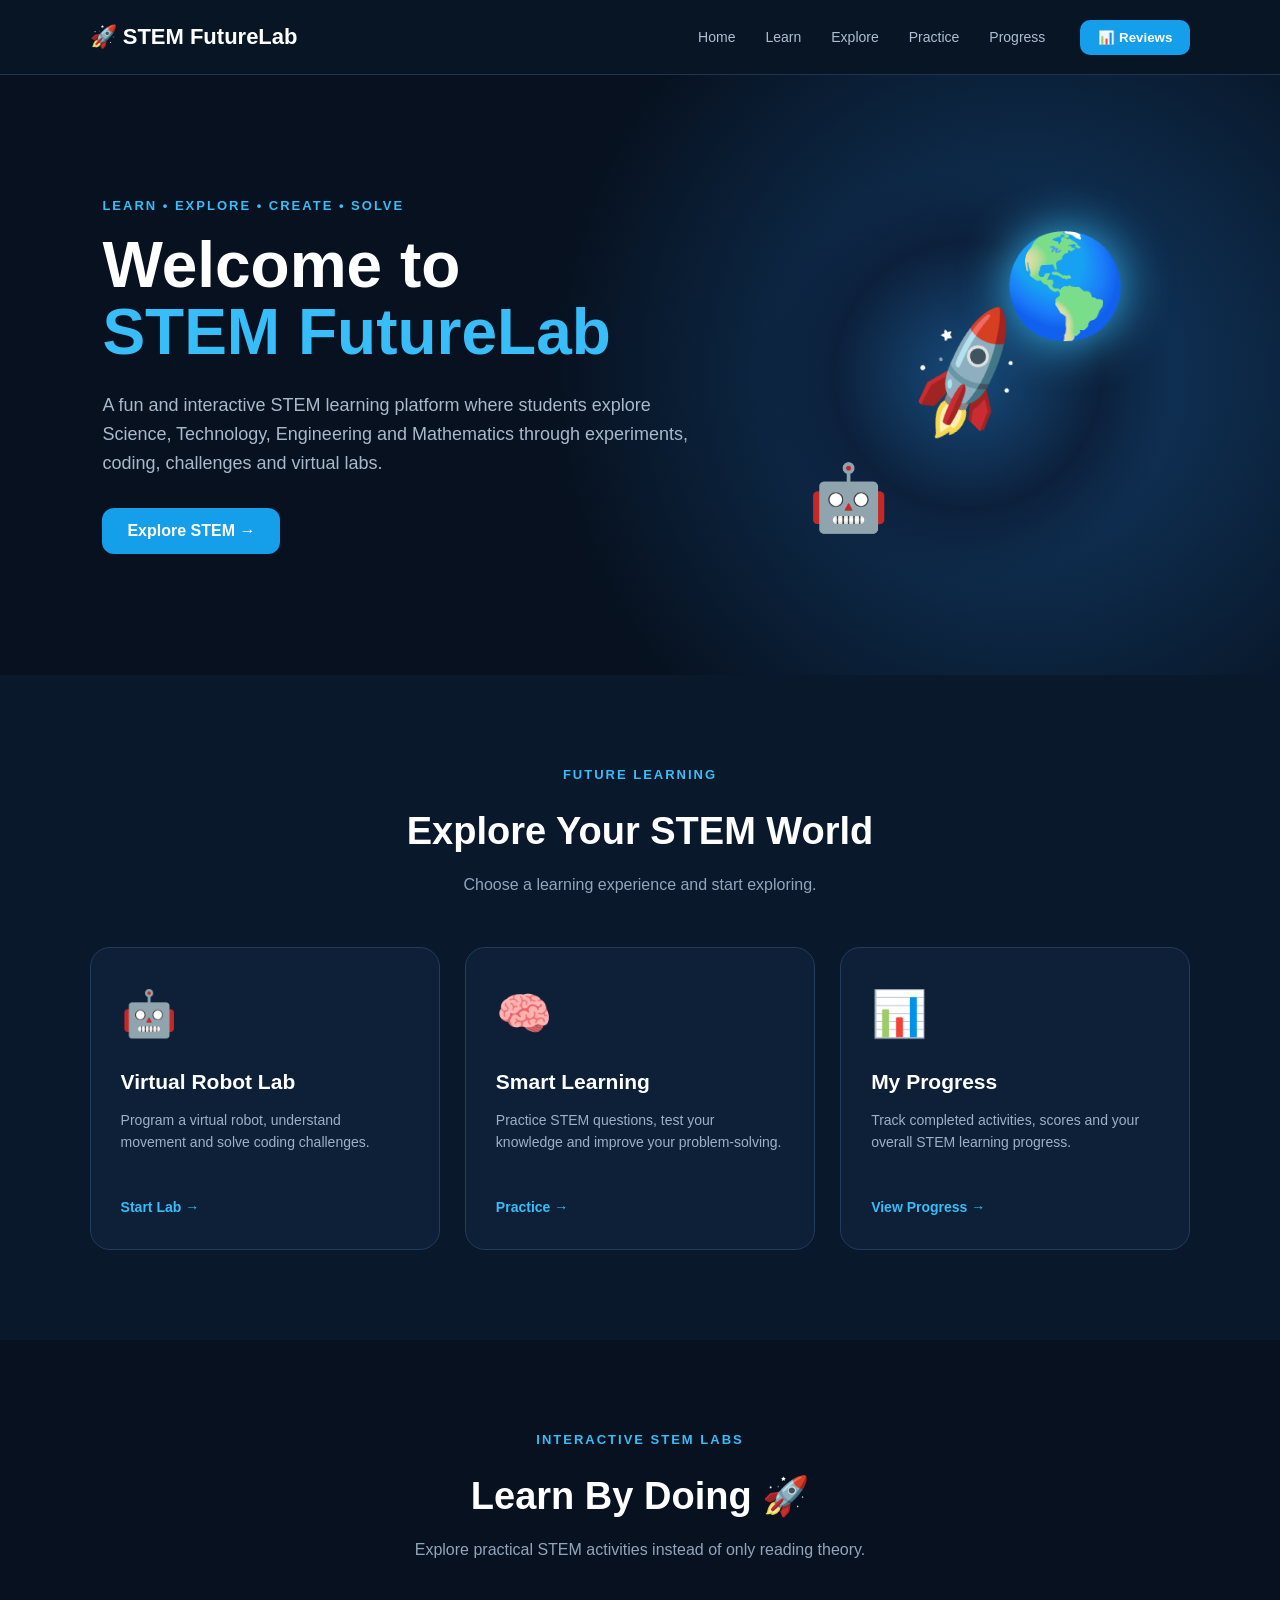
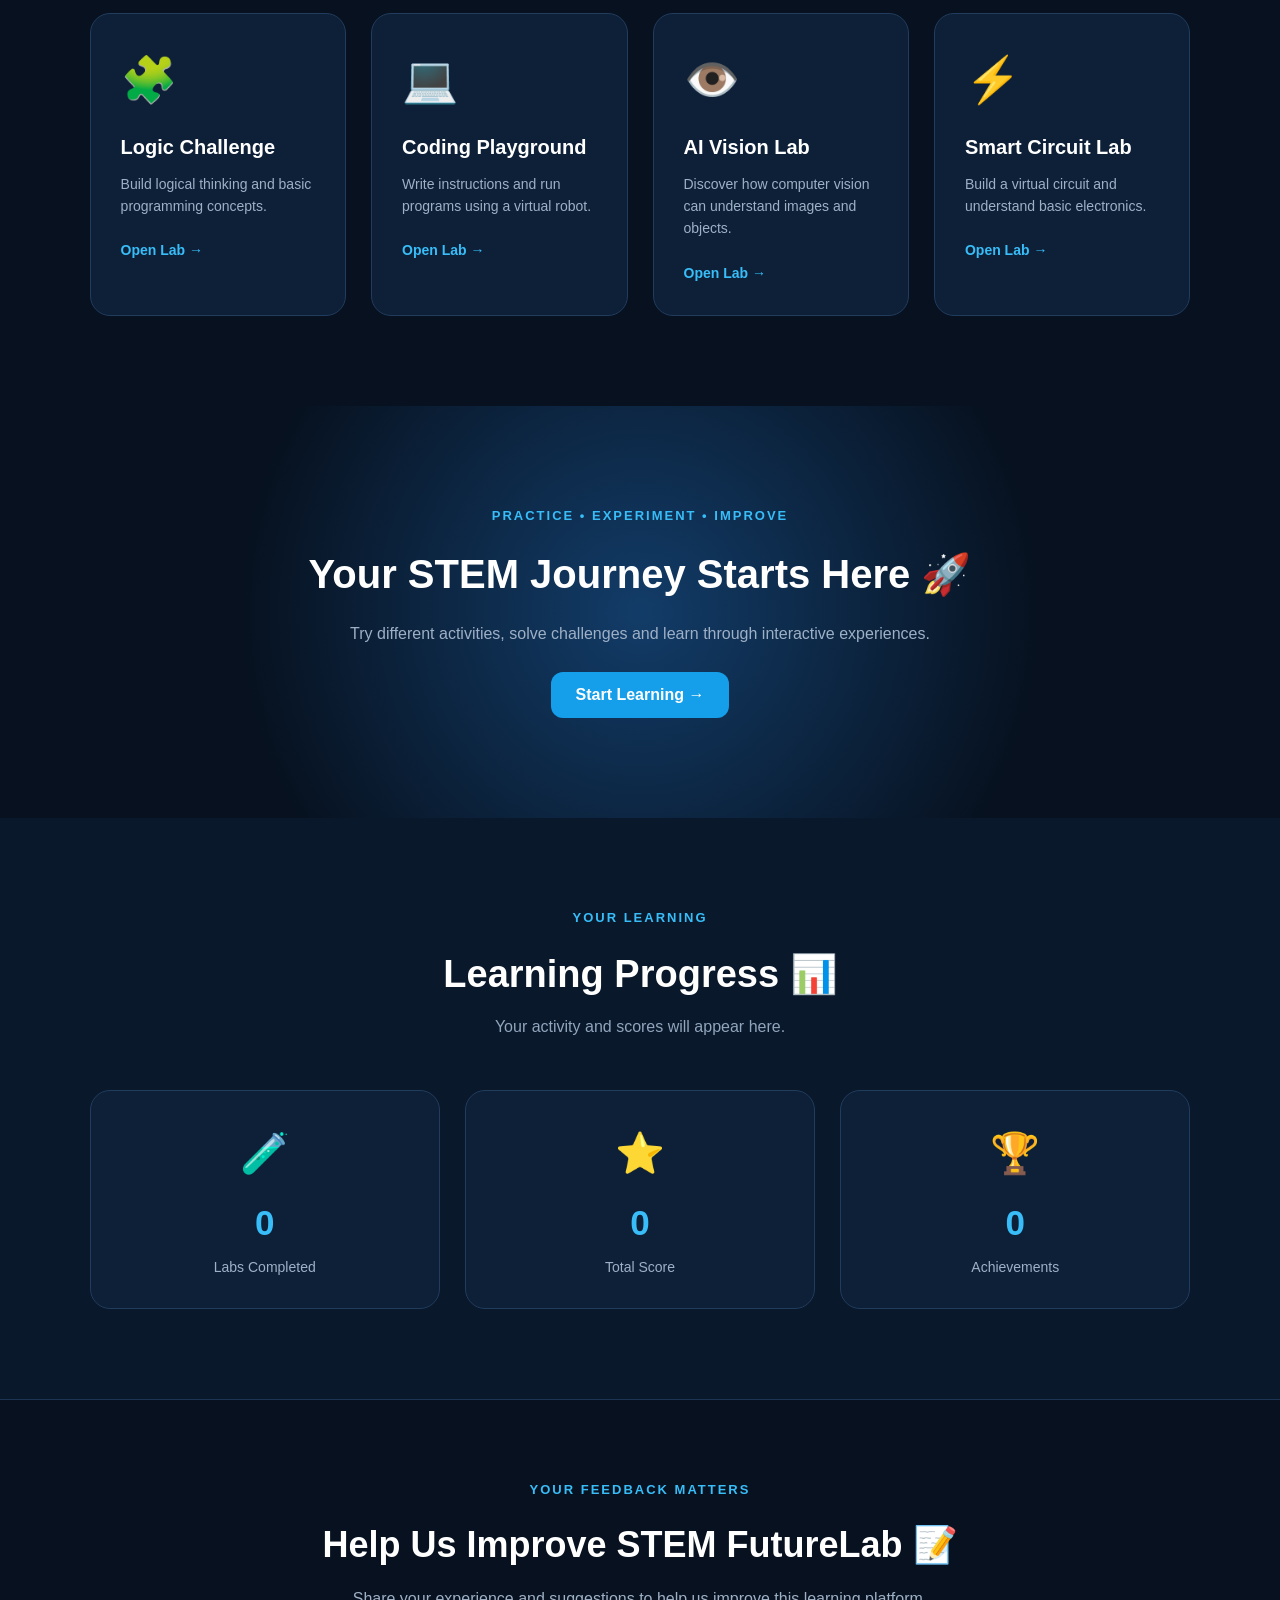
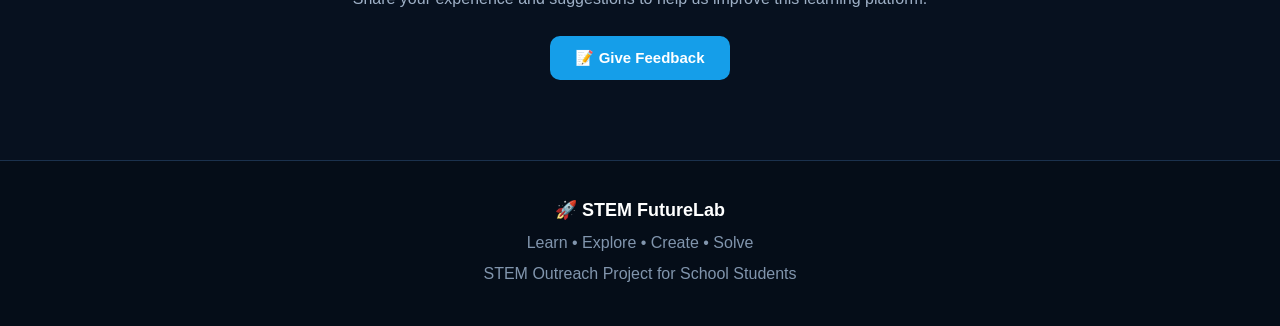
<file: index.html>
<!DOCTYPE html>
<html lang="en">

<head>

    <meta charset="UTF-8">

    <meta name="viewport"
          content="width=device-width, initial-scale=1.0">

    <title>STEM FutureLab</title>

    <link rel="stylesheet"
          href="style.css">

</head>


<body>


    <!-- ========================================
         NAVIGATION BAR
    ========================================= -->

    <header class="navbar">

        <div class="logo">
            🚀 STEM FutureLab
        </div>


        <nav>

            <a href="#home">
                Home
            </a>

            <a href="#learn">
                Learn
            </a>

            <a href="#explore">
                Explore
            </a>

            <a href="#practice">
                Practice
            </a>

            <a href="#progress">
                Progress
            </a>

        </nav>


        <button
            class="login-btn"
            id="reviews-button">

            📊 Reviews

        </button>

    </header>



    <!-- ========================================
         HERO
    ========================================= -->

    <section
        id="home"
        class="hero">


        <div class="hero-content">

            <p class="small-title">
                LEARN • EXPLORE • CREATE • SOLVE
            </p>


            <h1>

                Welcome to

                <span>
                    STEM FutureLab
                </span>

            </h1>


            <p class="hero-description">

                A fun and interactive STEM learning
                platform where students explore
                Science, Technology, Engineering
                and Mathematics through experiments,
                coding, challenges and virtual labs.

            </p>


            <button
                class="start-btn"
                id="start-button">

                Explore STEM →

            </button>

        </div>



        <!-- HERO VISUAL -->

        <div class="hero-visual">

            <div class="planet">
                🌎
            </div>

            <div class="rocket">
                🚀
            </div>

            <div class="robot">
                🤖
            </div>

        </div>

    </section>



    <!-- ========================================
         MAIN MODULES
    ========================================= -->

    <section
        id="learn"
        class="modules">


        <div class="section-heading">

            <p class="small-title">
                FUTURE LEARNING
            </p>


            <h2>
                Explore Your STEM World
            </h2>


            <p>
                Choose a learning experience
                and start exploring.
            </p>

        </div>



        <!-- ====================================
             MODULE GRID
        ===================================== -->

        <div class="module-container">


            <!-- =================================
                 ROBOT LAB
            ================================== -->

            <div
                class="module-card"
                id="robot-card">

                <div class="module-icon">
                    🤖
                </div>


                <h3>
                    Virtual Robot Lab
                </h3>


                <p>
                    Program a virtual robot,
                    understand movement and
                    solve coding challenges.
                </p>


                <button
                    class="module-button"
                    data-module="robot">

                    Start Lab →

                </button>

            </div>



            <!-- =================================
                 SMART LEARNING
            ================================== -->

            <div
                class="module-card"
                id="smart-learning-card">

                <div class="module-icon">
                    🧠
                </div>


                <h3>
                    Smart Learning
                </h3>


                <p>
                    Practice STEM questions,
                    test your knowledge and
                    improve your problem-solving.
                </p>


                <button
                    class="module-button"
                    data-module="smart-learning">

                    Practice →

                </button>

            </div>



            <!-- =================================
                 MY PROGRESS
            ================================== -->

            <div
                class="module-card"
                id="progress-card">

                <div class="module-icon">
                    📊
                </div>


                <h3>
                    My Progress
                </h3>


                <p>
                    Track completed activities,
                    scores and your overall
                    STEM learning progress.
                </p>


                <button
                    class="module-button"
                    data-module="progress">

                    View Progress →

                </button>

            </div>


        </div>

    </section>



    <!-- ========================================
         EXPLORE SECTION
    ========================================= -->

    <section
        id="explore"
        class="explore-section">


        <div class="section-heading">

            <p class="small-title">
                INTERACTIVE STEM LABS
            </p>


            <h2>
                Learn By Doing 🚀
            </h2>


            <p>
                Explore practical STEM activities
                instead of only reading theory.
            </p>

        </div>



        <div class="explore-grid">


            <!-- LOGIC -->

            <div class="explore-card">

                <span>
                    🧩
                </span>


                <h3>
                    Logic Challenge
                </h3>


                <p>
                    Build logical thinking and
                    basic programming concepts.
                </p>


                <button
                    class="lab-button"
                    data-lab="logic">

                    Open Lab →

                </button>

            </div>



            <!-- CODING -->

            <div class="explore-card">

                <span>
                    💻
                </span>


                <h3>
                    Coding Playground
                </h3>


                <p>
                    Write instructions and run
                    programs using a virtual robot.
                </p>


                <button
                    class="lab-button"
                    data-lab="coding">

                    Open Lab →

                </button>

            </div>



            <!-- AI VISION -->

            <div class="explore-card">

                <span>
                    👁️
                </span>


                <h3>
                    AI Vision Lab
                </h3>


                <p>
                    Discover how computer vision
                    can understand images and objects.
                </p>


                <button
                    class="lab-button"
                    data-lab="vision">

                    Open Lab →

                </button>

            </div>



            <!-- CIRCUIT -->

            <div class="explore-card">

                <span>
                    ⚡
                </span>


                <h3>
                    Smart Circuit Lab
                </h3>


                <p>
                    Build a virtual circuit and
                    understand basic electronics.
                </p>


                <button
                    class="lab-button"
                    data-lab="circuit">

                    Open Lab →

                </button>

            </div>


        </div>

    </section>



    <!-- ========================================
         PRACTICE
    ========================================= -->

    <section
        id="practice"
        class="practice-section">


        <p class="small-title">
            PRACTICE • EXPERIMENT • IMPROVE
        </p>


        <h2>
            Your STEM Journey Starts Here 🚀
        </h2>


        <p>
            Try different activities, solve challenges
            and learn through interactive experiences.
        </p>


        <button
            class="start-btn"
            id="practice-button">

            Start Learning →

        </button>

    </section>



    <!-- ========================================
         PROGRESS
    ========================================= -->

    <section
        id="progress"
        class="progress-section">


        <div class="section-heading">

            <p class="small-title">
                YOUR LEARNING
            </p>


            <h2>
                Learning Progress 📊
            </h2>


            <p>
                Your activity and scores will appear here.
            </p>

        </div>



        <div class="progress-container">


            <div class="progress-card">

                <span>
                    🧪
                </span>


                <strong id="labs-completed">
                    0
                </strong>


                <p>
                    Labs Completed
                </p>

            </div>



            <div class="progress-card">

                <span>
                    ⭐
                </span>


                <strong id="total-score">
                    0
                </strong>


                <p>
                    Total Score
                </p>

            </div>



            <div class="progress-card">

                <span>
                    🏆
                </span>


                <strong id="achievements">
                    0
                </strong>


                <p>
                    Achievements
                </p>

            </div>


        </div>

    </section>



    <!-- ========================================
         FEEDBACK
    ========================================= -->

    <section
        id="feedback"
        class="feedback-section">


        <p class="small-title">
            YOUR FEEDBACK MATTERS
        </p>


        <h2>
            Help Us Improve STEM FutureLab 📝
        </h2>


        <p>
            Share your experience and suggestions
            to help us improve this learning platform.
        </p>


        <button
            class="feedback-button"
            id="feedback-button">

            📝 Give Feedback

        </button>

    </section>



    <!-- ========================================
         FOOTER
    ========================================= -->

    <footer>

        <h3>
            🚀 STEM FutureLab
        </h3>


        <p>
            Learn • Explore • Create • Solve
        </p>


        <p>
            STEM Outreach Project for School Students
        </p>

    </footer>



    <!-- ========================================
         JAVASCRIPT
    ========================================= -->

    <script src="script.js"></script>


</body>

</html>
</file>
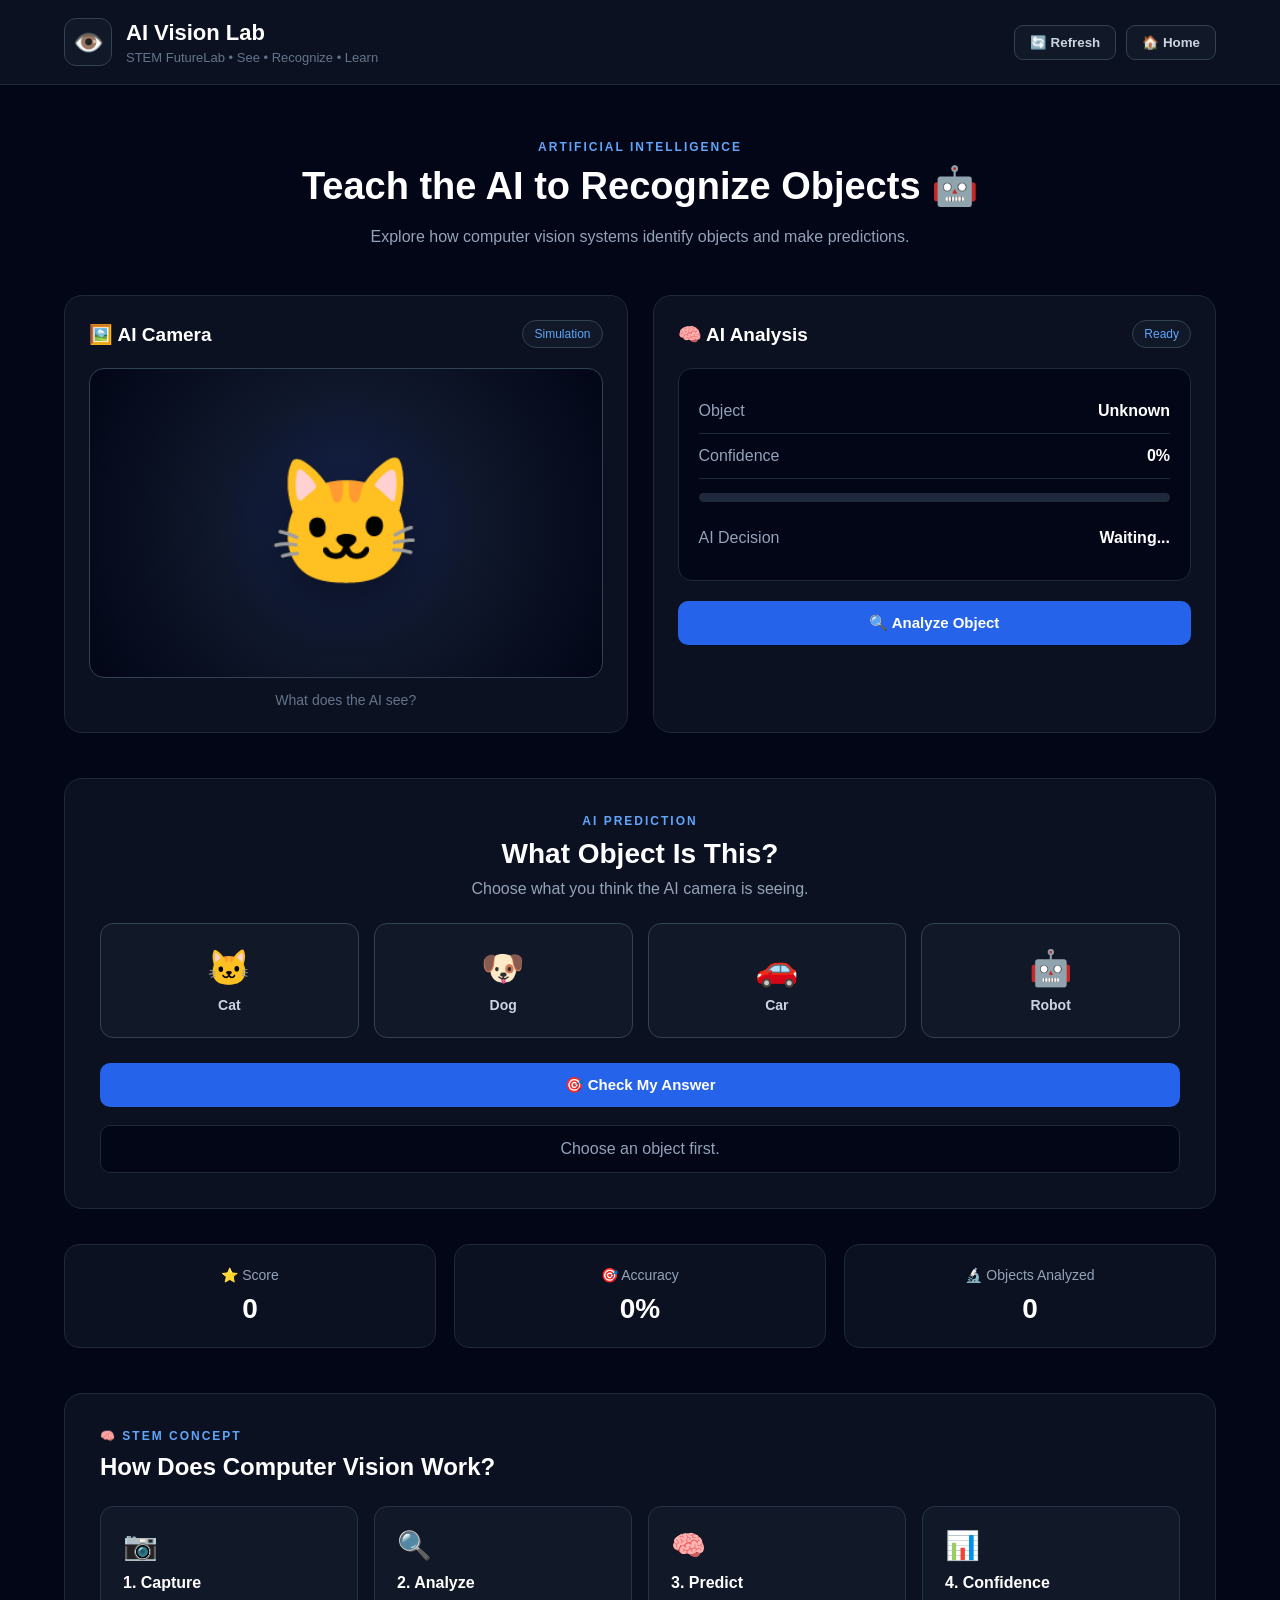
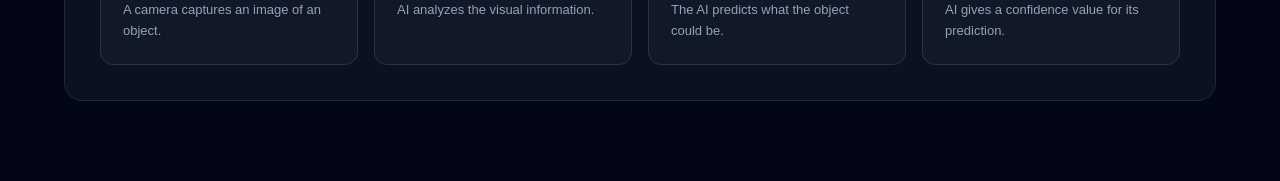
<file: AI-Vision-Lab/vision.html>
<!DOCTYPE html>
<html lang="en">

<head>

    <meta charset="UTF-8">

    <meta name="viewport"
          content="width=device-width, initial-scale=1.0">

    <title>AI Vision Lab | STEM FutureLab</title>

    <link rel="stylesheet"
          href="vision.css">

</head>


<body>


    <!-- ========================================
         HEADER
    ========================================= -->

    <header class="top-header">

        <div class="header-left">

            <div class="logo-icon">
                👁️
            </div>

            <div>

                <h1>
                    AI Vision Lab
                </h1>

                <p>
                    STEM FutureLab • See • Recognize • Learn
                </p>

            </div>

        </div>


        <div class="header-right">

            <button
                id="refresh-page"
                class="header-button">

                🔄 Refresh

            </button>


            <button
                id="home-page"
                class="header-button">

                🏠 Home

            </button>

        </div>

    </header>



    <!-- ========================================
         MAIN
    ========================================= -->

    <main class="vision-container">


        <!-- =====================================
             HERO
        ====================================== -->

        <section class="hero">

            <p class="small-title">
                ARTIFICIAL INTELLIGENCE
            </p>

            <h2>
                Teach the AI to Recognize Objects 🤖
            </h2>

            <p>
                Explore how computer vision systems
                identify objects and make predictions.
            </p>

        </section>



        <!-- =====================================
             AI VISION WORKSPACE
        ====================================== -->

        <section class="vision-workspace">


            <!-- =================================
                 IMAGE AREA
            ================================== -->

            <div class="image-panel">

                <div class="panel-header">

                    <h2>
                        🖼️ AI Camera
                    </h2>

                    <span>
                        Simulation
                    </span>

                </div>


                <div
                    id="object-display"
                    class="object-display">

                    <div
                        id="object-emoji"
                        class="object-emoji">

                        🐱

                    </div>

                </div>


                <p class="camera-text">

                    What does the AI see?

                </p>

            </div>



            <!-- =================================
                 AI ANALYSIS
            ================================== -->

            <div class="analysis-panel">

                <div class="panel-header">

                    <h2>
                        🧠 AI Analysis
                    </h2>

                    <span
                        id="ai-status">

                        Ready

                    </span>

                </div>


                <div class="analysis-box">


                    <div class="analysis-row">

                        <span>
                            Object
                        </span>

                        <strong
                            id="predicted-object">

                            Unknown

                        </strong>

                    </div>


                    <div class="analysis-row">

                        <span>
                            Confidence
                        </span>

                        <strong
                            id="confidence">

                            0%

                        </strong>

                    </div>


                    <div class="confidence-container">

                        <div
                            id="confidence-bar"
                            class="confidence-bar">

                        </div>

                    </div>


                    <div class="analysis-row">

                        <span>
                            AI Decision
                        </span>

                        <strong
                            id="ai-decision">

                            Waiting...

                        </strong>

                    </div>


                </div>


                <button
                    id="analyze-button"
                    class="primary-button">

                    🔍 Analyze Object

                </button>

            </div>


        </section>



        <!-- =====================================
             OBJECT CHOICES
        ====================================== -->

        <section class="prediction-section">

            <p class="small-title">
                AI PREDICTION
            </p>

            <h2>
                What Object Is This?
            </h2>

            <p>
                Choose what you think the AI camera is seeing.
            </p>


            <div class="object-options">


                <button
                    class="object-button"
                    data-object="cat">

                    🐱
                    <span>Cat</span>

                </button>


                <button
                    class="object-button"
                    data-object="dog">

                    🐶
                    <span>Dog</span>

                </button>


                <button
                    class="object-button"
                    data-object="car">

                    🚗
                    <span>Car</span>

                </button>


                <button
                    class="object-button"
                    data-object="robot">

                    🤖
                    <span>Robot</span>

                </button>


            </div>


            <button
                id="check-button"
                class="primary-button">

                🎯 Check My Answer

            </button>


            <div
                id="answer-message"
                class="answer-message">

                Choose an object first.

            </div>

        </section>



        <!-- =====================================
             SCORE
        ====================================== -->

        <section class="score-section">


            <div class="score-card">

                <span>
                    ⭐ Score
                </span>

                <strong id="score">
                    0
                </strong>

            </div>


            <div class="score-card">

                <span>
                    🎯 Accuracy
                </span>

                <strong id="accuracy">
                    0%
                </strong>

            </div>


            <div class="score-card">

                <span>
                    🔬 Objects Analyzed
                </span>

                <strong id="objects-analyzed">
                    0
                </strong>

            </div>


        </section>



        <!-- =====================================
             LEARNING BOX
        ====================================== -->

        <section class="learning-section">

            <p class="small-title">
                🧠 STEM CONCEPT
            </p>

            <h2>
                How Does Computer Vision Work?
            </h2>


            <div class="learning-grid">


                <div class="learning-card">

                    <span>
                        📷
                    </span>

                    <h3>
                        1. Capture
                    </h3>

                    <p>
                        A camera captures an image
                        of an object.
                    </p>

                </div>


                <div class="learning-card">

                    <span>
                        🔍
                    </span>

                    <h3>
                        2. Analyze
                    </h3>

                    <p>
                        AI analyzes the visual
                        information.
                    </p>

                </div>


                <div class="learning-card">

                    <span>
                        🧠
                    </span>

                    <h3>
                        3. Predict
                    </h3>

                    <p>
                        The AI predicts what
                        the object could be.
                    </p>

                </div>


                <div class="learning-card">

                    <span>
                        📊
                    </span>

                    <h3>
                        4. Confidence
                    </h3>

                    <p>
                        AI gives a confidence
                        value for its prediction.
                    </p>

                </div>


            </div>

        </section>


    </main>



    <!-- ========================================
         JAVASCRIPT
    ========================================= -->

    <script src="vision.js"></script>


</body>

</html>
</file>
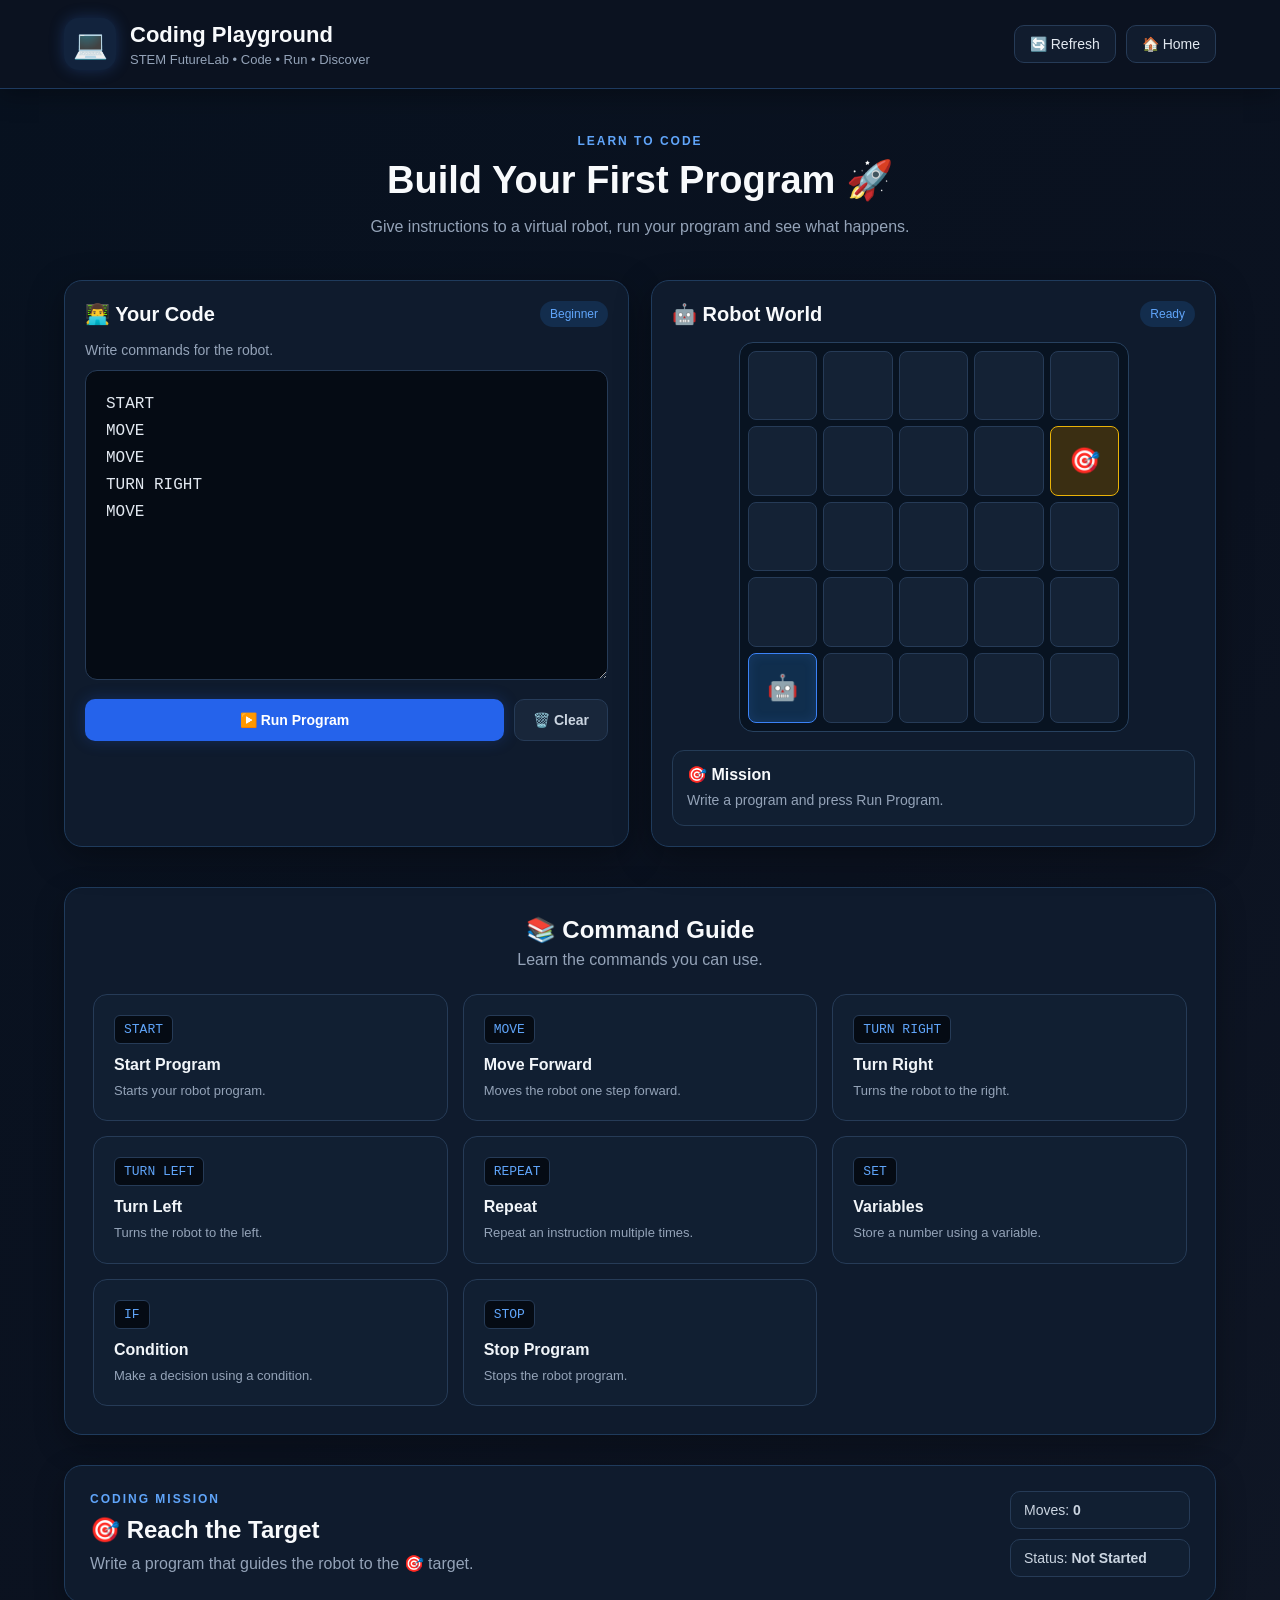
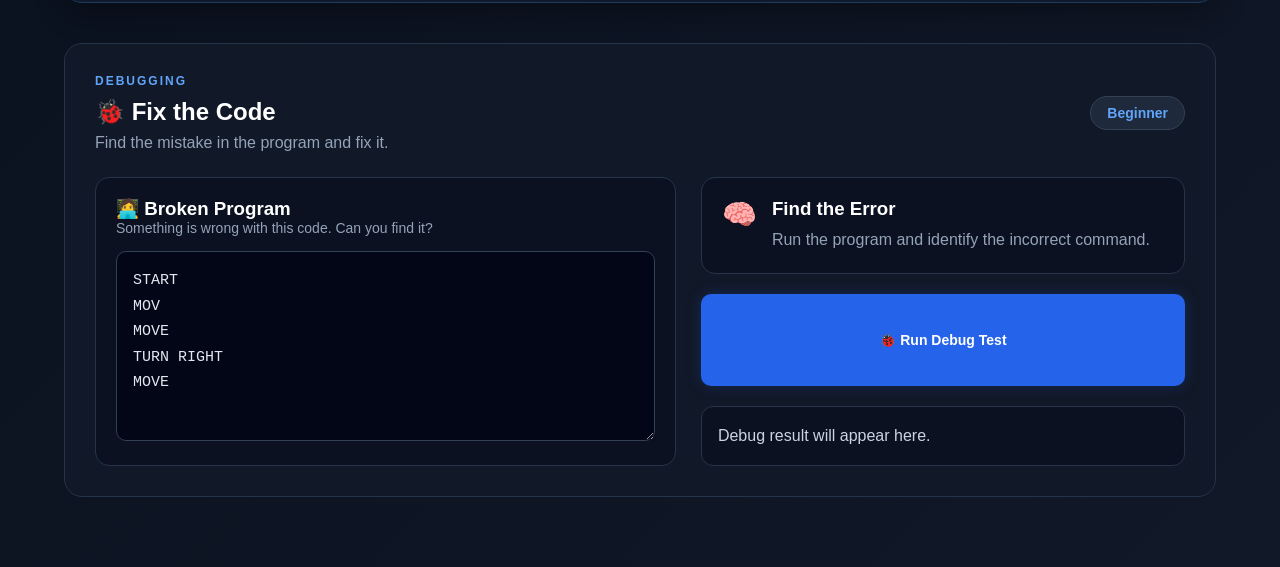
<file: Coding-Playground/coding.html>
<!DOCTYPE html>
<html lang="en">

<head>

    <meta charset="UTF-8">

    <meta name="viewport"
          content="width=device-width, initial-scale=1.0">

    <title>Coding Playground | STEM FutureLab</title>

    <link rel="stylesheet"
          href="coding.css">

</head>


<body>


    <!-- =================================
         HEADER
    ================================== -->

    <header class="top-header">

        <div class="header-left">

            <div class="logo-icon">
                💻
            </div>

            <div>

                <h1>Coding Playground</h1>

                <p>
                    STEM FutureLab • Code • Run • Discover
                </p>

            </div>

        </div>


        <div class="header-right">

            <button id="refresh-page"
                    class="header-button">

                🔄 Refresh

            </button>


            <button id="home-page"
                    class="header-button">

                🏠 Home

            </button>

        </div>

    </header>



    <!-- =================================
         MAIN
    ================================== -->

    <main class="coding-container">


        <!-- =================================
             HERO
        ================================== -->

        <section class="hero">

            <p class="small-title">
                LEARN TO CODE
            </p>

            <h2>
                Build Your First Program 🚀
            </h2>

            <p>
                Give instructions to a virtual robot,
                run your program and see what happens.
            </p>

        </section>



        <!-- =================================
             CODING AREA
        ================================== -->

        <section class="coding-workspace">


            <!-- =================================
                 CODE EDITOR
            ================================== -->

            <div class="editor-panel">

                <div class="panel-header">

                    <h2>
                        👨‍💻 Your Code
                    </h2>

                    <span>
                        Beginner
                    </span>

                </div>


                <div class="editor-info">

                    <p>
                        Write commands for the robot.
                    </p>

                </div>


                <textarea
                    id="code-editor"
                    spellcheck="false"
                    placeholder="Write your commands here...">START
MOVE
MOVE
TURN RIGHT
MOVE</textarea>


                <div class="editor-buttons">

                    <button id="run-button"
                            class="run-button">

                        ▶️ Run Program

                    </button>


                    <button id="clear-code"
                            class="clear-button">

                        🗑️ Clear

                    </button>

                </div>

            </div>



            <!-- =================================
                 ROBOT WORLD
            ================================== -->

            <div class="robot-panel">

                <div class="panel-header">

                    <h2>
                        🤖 Robot World
                    </h2>

                    <span id="robot-status">
                        Ready
                    </span>

                </div>


                <div id="robot-grid"
                     class="robot-grid">

                    <!-- JavaScript creates grid -->

                </div>


                <div class="robot-message">

                    <h3 id="message-title">
                        🎯 Mission
                    </h3>

                    <p id="message-text">
                        Write a program and press
                        Run Program.
                    </p>

                </div>

            </div>


        </section>



        <!-- =================================
             COMMAND GUIDE
        ================================== -->

        <section class="command-guide">

            <h2>
                📚 Command Guide
            </h2>

            <p>
                Learn the commands you can use.
            </p>


            <div class="command-grid">


                <div class="command-card">

                    <code>START</code>

                    <h3>Start Program</h3>

                    <p>
                        Starts your robot program.
                    </p>

                </div>


                <div class="command-card">

                    <code>MOVE</code>

                    <h3>Move Forward</h3>

                    <p>
                        Moves the robot one step forward.
                    </p>

                </div>


                <div class="command-card">

                    <code>TURN RIGHT</code>

                    <h3>Turn Right</h3>

                    <p>
                        Turns the robot to the right.
                    </p>

                </div>


                <div class="command-card">

                    <code>TURN LEFT</code>

                    <h3>Turn Left</h3>

                    <p>
                        Turns the robot to the left.
                    </p>

                </div>


                <div class="command-card">

                    <code>REPEAT</code>

                    <h3>Repeat</h3>

                    <p>
                        Repeat an instruction multiple times.
                    </p>

                </div>


                <div class="command-card">

                    <code>SET</code>

                    <h3>Variables</h3>

                    <p>
                        Store a number using a variable.
                    </p>

                </div>


                <div class="command-card">

                    <code>IF</code>

                    <h3>Condition</h3>

                    <p>
                        Make a decision using a condition.
                    </p>

                </div>


                <div class="command-card">

                    <code>STOP</code>

                    <h3>Stop Program</h3>

                    <p>
                        Stops the robot program.
                    </p>

                </div>


            </div>

        </section>



        <!-- =================================
             CODING MISSION
        ================================== -->

        <section class="mission-card">

            <div>

                <p class="small-title">
                    CODING MISSION
                </p>

                <h2>
                    🎯 Reach the Target
                </h2>

                <p>
                    Write a program that guides the robot
                    to the 🎯 target.
                </p>

            </div>


            <div class="mission-info">

                <span>
                    Moves:
                    <strong id="move-count">
                        0
                    </strong>
                </span>

                <span>
                    Status:
                    <strong id="mission-status">
                        Not Started
                    </strong>
                </span>

            </div>

        </section>



        <!-- =================================
             DEBUG MISSION
        ================================== -->

        <section class="debug-section">


            <div class="debug-header">

                <div>

                    <p class="small-title">
                        DEBUGGING
                    </p>

                    <h2>
                        🐞 Fix the Code
                    </h2>

                    <p>
                        Find the mistake in the program
                        and fix it.
                    </p>

                </div>


                <div class="debug-badge">

                    Beginner

                </div>

            </div>



            <!-- DEBUG CARD -->

            <div class="debug-card">


                <!-- BROKEN CODE -->

                <div class="debug-code">

                    <h3>
                        🧑‍💻 Broken Program
                    </h3>

                    <p>
                        Something is wrong with this code.
                        Can you find it?
                    </p>


                    <textarea
                        id="debug-editor"
                        spellcheck="false">START
MOV
MOVE
TURN RIGHT
MOVE</textarea>

                </div>



                <!-- DEBUG INFORMATION -->

                <div class="debug-info">


                    <div class="debug-question">

                        <span>
                            🧠
                        </span>

                        <div>

                            <h3>
                                Find the Error
                            </h3>

                            <p id="debug-hint">
                                Run the program and
                                identify the incorrect command.
                            </p>

                        </div>

                    </div>



                    <button
                        id="debug-run"
                        class="run-button">

                        🐞 Run Debug Test

                    </button>



                    <div
                        id="debug-result"
                        class="debug-result">

                        Debug result will appear here.

                    </div>


                </div>


            </div>


        </section>


    </main>



    <!-- =================================
         JAVASCRIPT
    ================================== -->

    <script src="coding.js"></script>


</body>

</html>
</file>
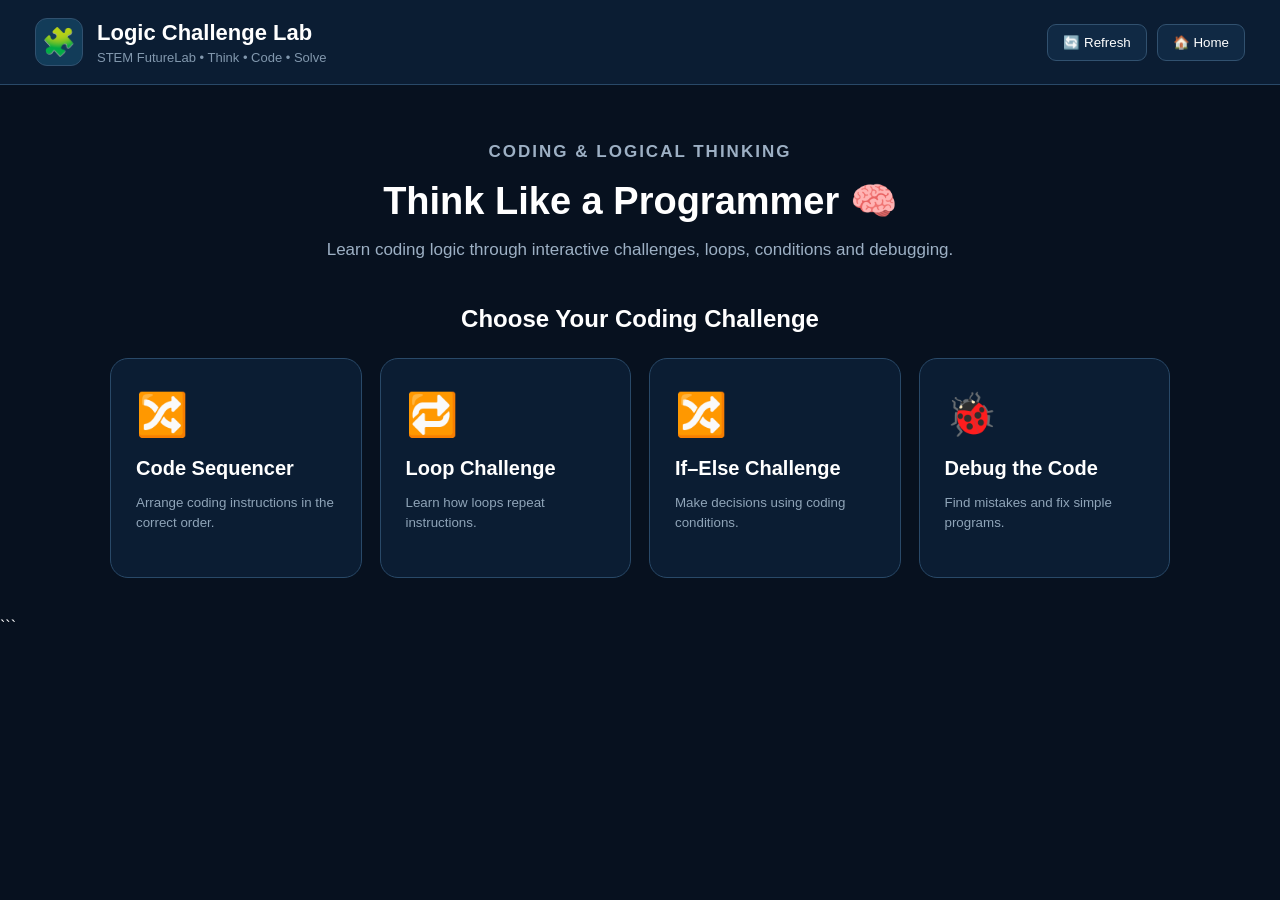
<file: Logic-Challenge/logic.html>
<!DOCTYPE html>

<html lang="en">

<head>

<meta charset="UTF-8">

<meta name="viewport"
      content="width=device-width, initial-scale=1.0">

<title>Logic Challenge | STEM FutureLab</title>

<link rel="stylesheet"
      href="logic.css">

</head>

<body>

<!-- =================================
     HEADER
================================== -->

<header class="top-header">

    <div class="header-left">

        <div class="logo-icon">
            🧩
        </div>

        <div>

            <h1>Logic Challenge Lab</h1>

            <p>
                STEM FutureLab • Think • Code • Solve
            </p>

        </div>

    </div>


    <div class="header-right">

        <button id="refresh-page"
                class="header-button">

            🔄 Refresh

        </button>


        <button id="home-page"
                class="header-button">

            🏠 Home

        </button>

    </div>

</header>



<!-- =================================
     MAIN
================================== -->

<main class="logic-container">


    <!-- =================================
         HERO
    ================================== -->

    <section class="hero">

        <p class="small-title">
            CODING & LOGICAL THINKING
        </p>

        <h2>
            Think Like a Programmer 🧠
        </h2>

        <p>
            Learn coding logic through interactive
            challenges, loops, conditions and debugging.
        </p>

    </section>



    <!-- =================================
         CODING CHALLENGE SELECTION
    ================================== -->

    <section id="challenge-screen">

        <h2 class="section-title">
            Choose Your Coding Challenge
        </h2>


        <div class="challenge-grid">


            <!-- CODE SEQUENCER -->

            <button class="challenge-card"
                    data-challenge="sequencer">

                <span>🔀</span>

                <h3>
                    Code Sequencer
                </h3>

                <p>
                    Arrange coding instructions
                    in the correct order.
                </p>

            </button>



            <!-- LOOP -->

            <button class="challenge-card"
                    data-challenge="loop">

                <span>🔁</span>

                <h3>
                    Loop Challenge
                </h3>

                <p>
                    Learn how loops repeat
                    instructions.
                </p>

            </button>



            <!-- IF ELSE -->

            <button class="challenge-card"
                    data-challenge="condition">

                <span>🔀</span>

                <h3>
                    If–Else Challenge
                </h3>

                <p>
                    Make decisions using
                    coding conditions.
                </p>

            </button>



            <!-- DEBUG -->

            <button class="challenge-card"
                    data-challenge="debug">

                <span>🐞</span>

                <h3>
                    Debug the Code
                </h3>

                <p>
                    Find mistakes and fix
                    simple programs.
                </p>

            </button>


        </div>

    </section>



    <!-- =================================
         GAME SCREEN
    ================================== -->

    <section id="game-screen"
             class="game-screen hidden">


        <div class="game-top">

            <div>

                <span id="challenge-name">
                    Coding Challenge
                </span>

                <h2>
                    Solve the Challenge
                </h2>

            </div>


            <div class="score-box">

                ⭐

                <span id="score">
                    0
                </span>

            </div>

        </div>



        <!-- PROGRESS -->

        <div class="progress-container">

            <div id="progress-bar"
                 class="progress-bar">
            </div>

        </div>


        <p id="challenge-number"
           class="challenge-number">

            Challenge 1 of 5

        </p>



        <!-- PUZZLE -->

        <div class="puzzle-card">

            <h2 id="puzzle">

                Coding challenge will appear here.

            </h2>


            <div id="options"
                 class="options">

            </div>

        </div>



        <!-- FEEDBACK -->

        <div id="feedback"
             class="feedback hidden">

            <h3 id="feedback-title">
            </h3>

            <p id="feedback-text">
            </p>

        </div>



        <!-- NEXT -->

        <button id="next-button"
                class="next-button hidden">

            Next Challenge →

        </button>


    </section>



    <!-- =================================
         RESULT SCREEN
    ================================== -->

    <section id="result-screen"
             class="result-screen hidden">


        <div class="result-icon">
            🏆
        </div>


        <h2>
            Challenge Complete!
        </h2>


        <p>
            You completed the coding challenge.
        </p>


        <div class="final-score">

            <span>
                Your Score
            </span>

            <strong id="final-score">
                0
            </strong>

        </div>


        <p id="result-message">
            Keep practicing your coding logic!
        </p>


        <button id="retry-button"
                class="primary-button">

            🔄 Try Again

        </button>


        <button id="challenges-button"
                class="secondary-button">

            🧩 Choose Another Challenge

        </button>


    </section>


</main>



<!-- =================================
     JAVASCRIPT
================================== -->

<script src="logic.js"></script>
```

</body>

</html>
</file>
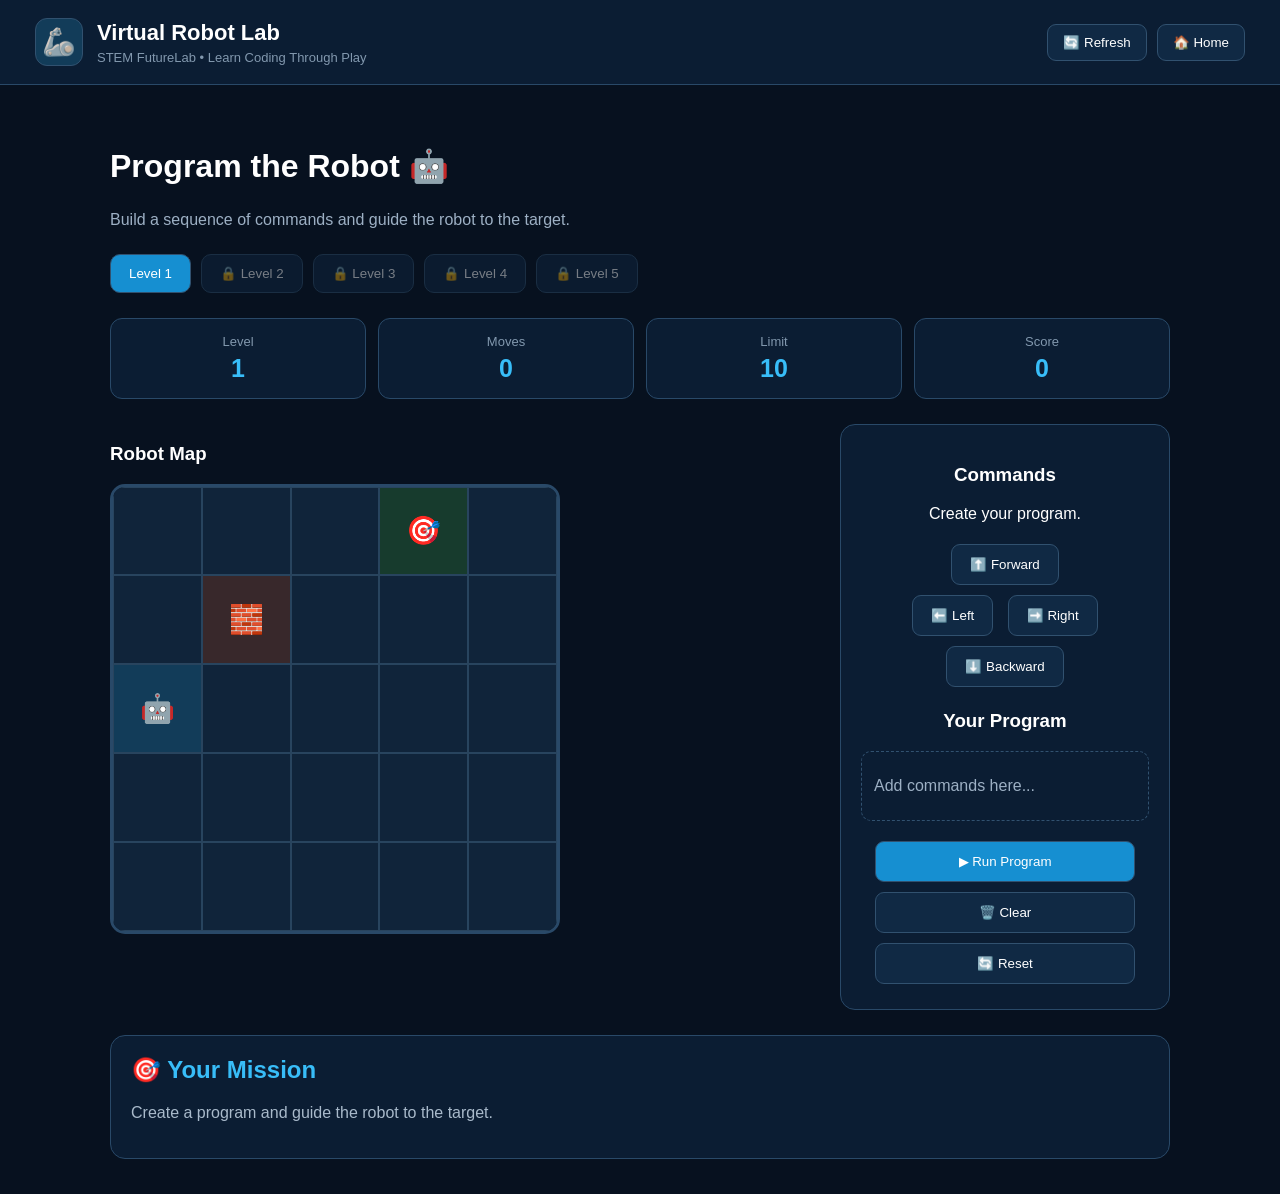
<file: Robot-lab/robot.html>
<!DOCTYPE html>
<html lang="en">

<head>
    <meta charset="UTF-8">
    <meta name="viewport" content="width=device-width, initial-scale=1.0">

    <title>Virtual Robot Lab</title>

    <link rel="stylesheet" href="robot.css">
</head>

<body>

    <header class="top-header">

    <div class="header-left">

        <div class="logo-icon">
            🦾
        </div>

        <div>
            <h1>Virtual Robot Lab</h1>
            <p>STEM FutureLab • Learn Coding Through Play</p>
        </div>

    </div>


    <div class="header-right">

    <button id="refresh-page" class="header-button">
        🔄 Refresh
    </button>

    <button id="home-page" class="header-button">
        🏠 Home
    </button>

</div>

</header>

    <main>

        <h2>Program the Robot 🤖</h2>

        <p>
            Build a sequence of commands and guide the robot
            to the target.
        </p>


        <!-- LEVELS -->

        <div class="levels">

            <button class="level active" data-level="1">
                Level 1
            </button>

            <button class="level locked" data-level="2">
                🔒 Level 2
            </button>

            <button class="level locked" data-level="3">
                🔒 Level 3
            </button>

            <button class="level locked" data-level="4">
                🔒 Level 4
            </button>

            <button class="level locked" data-level="5">
                🔒 Level 5
            </button>

        </div>


        <!-- GAME INFO -->

        <div class="info">

            <div>
                <span>Level</span>
                <strong id="level-number">1</strong>
            </div>

            <div>
                <span>Moves</span>
                <strong id="moves">0</strong>
            </div>

            <div>
                <span>Limit</span>
                <strong id="limit">10</strong>
            </div>

            <div>
                <span>Score</span>
                <strong id="score">0</strong>
            </div>

        </div>


        <!-- GAME -->

        <div class="game">


            <!-- GRID -->

            <div>

                <h3>Robot Map</h3>

                <div id="grid" class="grid"></div>

            </div>


            <!-- CONTROLS -->

            <div class="controls">

                <h3>Commands</h3>

                <p>
                    Create your program.
                </p>


                <button id="up">
                    ⬆️ Forward
                </button>


                <div>

                    <button id="left">
                        ⬅️ Left
                    </button>

                    <button id="right">
                        ➡️ Right
                    </button>

                </div>


                <button id="down">
                    ⬇️ Backward
                </button>


                <!-- PROGRAM -->

                <h3>Your Program</h3>

                <div id="program"
                     class="program">

                    Add commands here...

                </div>


                <button id="run">
                    ▶ Run Program
                </button>


                <button id="clear">
                    🗑️ Clear
                </button>


                <button id="reset">
                    🔄 Reset
                </button>

            </div>

        </div>


        <!-- MESSAGE -->

        <div class="message">

            <h2 id="message-title">
                🎯 Your Mission
            </h2>

            <p id="message">
                Guide the robot to the target.
            </p>

        </div>


    </main>


    <script src="robot.js"></script>

</body>

</html>
</file>
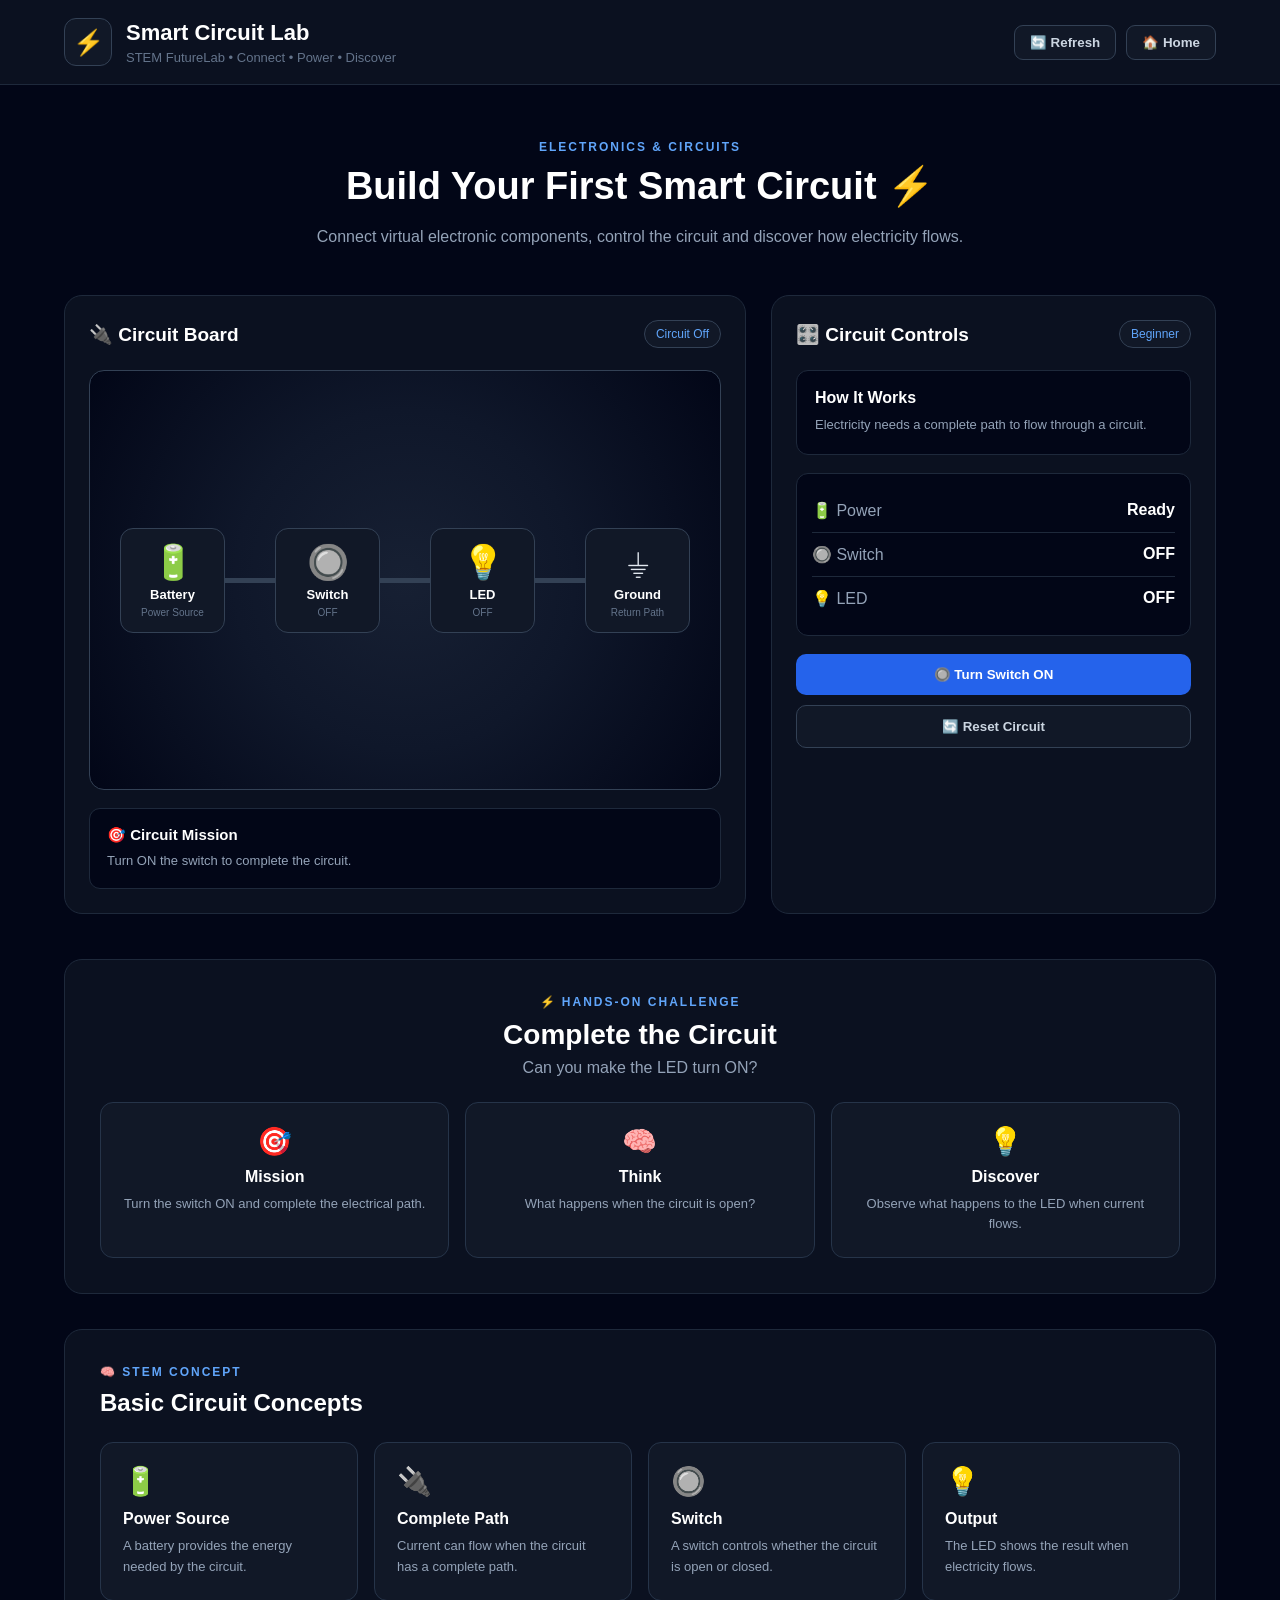
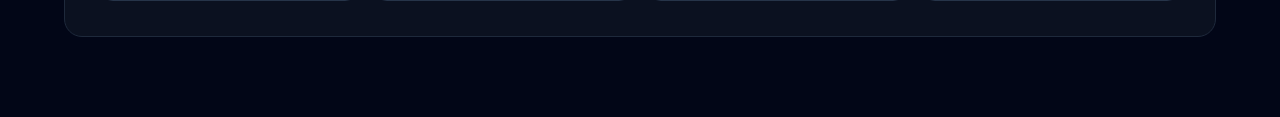
<file: Smart-Circuit-Lab/circuit.html>
<!DOCTYPE html>
<html lang="en">

<head>

    <meta charset="UTF-8">

    <meta name="viewport"
          content="width=device-width, initial-scale=1.0">

    <title>Smart Circuit Lab | STEM FutureLab</title>

    <link rel="stylesheet"
          href="circuit.css">

</head>


<body>


    <!-- ========================================
         HEADER
    ========================================= -->

    <header class="top-header">

        <div class="header-left">

            <div class="logo-icon">
                ⚡
            </div>

            <div>

                <h1>
                    Smart Circuit Lab
                </h1>

                <p>
                    STEM FutureLab • Connect • Power • Discover
                </p>

            </div>

        </div>


        <div class="header-right">

            <button
                id="refresh-page"
                class="header-button">

                🔄 Refresh

            </button>


            <button
                id="home-page"
                class="header-button">

                🏠 Home

            </button>

        </div>

    </header>



    <!-- ========================================
         MAIN
    ========================================= -->

    <main class="circuit-container">


        <!-- =====================================
             HERO
        ====================================== -->

        <section class="hero">

            <p class="small-title">
                ELECTRONICS & CIRCUITS
            </p>

            <h2>
                Build Your First Smart Circuit ⚡
            </h2>

            <p>
                Connect virtual electronic components,
                control the circuit and discover how
                electricity flows.
            </p>

        </section>



        <!-- =====================================
             CIRCUIT WORKSPACE
        ====================================== -->

        <section class="circuit-workspace">


            <!-- =================================
                 CIRCUIT BOARD
            ================================== -->

            <div class="board-panel">

                <div class="panel-header">

                    <h2>
                        🔌 Circuit Board
                    </h2>

                    <span id="circuit-status">
                        Circuit Off
                    </span>

                </div>


                <div class="circuit-board">


                    <!-- BATTERY -->

                    <div class="component battery">

                        <div class="component-icon">
                            🔋
                        </div>

                        <strong>
                            Battery
                        </strong>

                        <small>
                            Power Source
                        </small>

                    </div>


                    <!-- WIRE -->

                    <div class="wire wire-one">
                    </div>


                    <!-- SWITCH -->

                    <button
                        id="switch-button"
                        class="component switch">

                        <div class="component-icon">
                            🔘
                        </div>

                        <strong>
                            Switch
                        </strong>

                        <small id="switch-status">
                            OFF
                        </small>

                    </button>


                    <!-- WIRE -->

                    <div class="wire wire-two">
                    </div>


                    <!-- LED -->

                    <div
                        id="led-component"
                        class="component led">

                        <div
                            id="led-light"
                            class="component-icon">

                            💡

                        </div>

                        <strong>
                            LED
                        </strong>

                        <small id="led-status">
                            OFF
                        </small>

                    </div>


                    <!-- WIRE -->

                    <div class="wire wire-three">
                    </div>


                    <!-- GROUND -->

                    <div class="component ground">

                        <div class="component-icon">
                            ⏚
                        </div>

                        <strong>
                            Ground
                        </strong>

                        <small>
                            Return Path
                        </small>

                    </div>


                </div>


                <!-- CIRCUIT MESSAGE -->

                <div
                    id="circuit-message"
                    class="circuit-message">

                    <h3>
                        🎯 Circuit Mission
                    </h3>

                    <p>
                        Turn ON the switch to
                        complete the circuit.
                    </p>

                </div>

            </div>



            <!-- =================================
                 CONTROL PANEL
            ================================== -->

            <div class="control-panel">

                <div class="panel-header">

                    <h2>
                        🎛️ Circuit Controls
                    </h2>

                    <span>
                        Beginner
                    </span>

                </div>


                <div class="control-info">

                    <h3>
                        How It Works
                    </h3>

                    <p>
                        Electricity needs a complete
                        path to flow through a circuit.
                    </p>

                </div>


                <div class="status-box">

                    <div class="status-row">

                        <span>
                            🔋 Power
                        </span>

                        <strong id="power-status">
                            Ready
                        </strong>

                    </div>


                    <div class="status-row">

                        <span>
                            🔘 Switch
                        </span>

                        <strong id="control-switch-status">
                            OFF
                        </strong>

                    </div>


                    <div class="status-row">

                        <span>
                            💡 LED
                        </span>

                        <strong id="control-led-status">
                            OFF
                        </strong>

                    </div>

                </div>


                <button
                    id="toggle-switch"
                    class="primary-button">

                    🔘 Turn Switch ON

                </button>


                <button
                    id="reset-circuit"
                    class="secondary-button">

                    🔄 Reset Circuit

                </button>

            </div>


        </section>



        <!-- =====================================
             CIRCUIT MISSION
        ====================================== -->

        <section class="mission-section">

            <p class="small-title">
                ⚡ HANDS-ON CHALLENGE
            </p>

            <h2>
                Complete the Circuit
            </h2>

            <p>
                Can you make the LED turn ON?
            </p>


            <div class="mission-grid">


                <div class="mission-card">

                    <span>
                        🎯
                    </span>

                    <h3>
                        Mission
                    </h3>

                    <p>
                        Turn the switch ON and
                        complete the electrical path.
                    </p>

                </div>


                <div class="mission-card">

                    <span>
                        🧠
                    </span>

                    <h3>
                        Think
                    </h3>

                    <p>
                        What happens when the
                        circuit is open?
                    </p>

                </div>


                <div class="mission-card">

                    <span>
                        💡
                    </span>

                    <h3>
                        Discover
                    </h3>

                    <p>
                        Observe what happens to
                        the LED when current flows.
                    </p>

                </div>


            </div>

        </section>



        <!-- =====================================
             LEARNING SECTION
        ====================================== -->

        <section class="learning-section">

            <p class="small-title">
                🧠 STEM CONCEPT
            </p>

            <h2>
                Basic Circuit Concepts
            </h2>


            <div class="learning-grid">


                <div class="learning-card">

                    <span>
                        🔋
                    </span>

                    <h3>
                        Power Source
                    </h3>

                    <p>
                        A battery provides the
                        energy needed by the circuit.
                    </p>

                </div>


                <div class="learning-card">

                    <span>
                        🔌
                    </span>

                    <h3>
                        Complete Path
                    </h3>

                    <p>
                        Current can flow when
                        the circuit has a complete path.
                    </p>

                </div>


                <div class="learning-card">

                    <span>
                        🔘
                    </span>

                    <h3>
                        Switch
                    </h3>

                    <p>
                        A switch controls whether
                        the circuit is open or closed.
                    </p>

                </div>


                <div class="learning-card">

                    <span>
                        💡
                    </span>

                    <h3>
                        Output
                    </h3>

                    <p>
                        The LED shows the result
                        when electricity flows.
                    </p>

                </div>


            </div>

        </section>


    </main>



    <!-- ========================================
         JAVASCRIPT
    ========================================= -->

    <script src="circuit.js"></script>


</body>

</html>
</file>
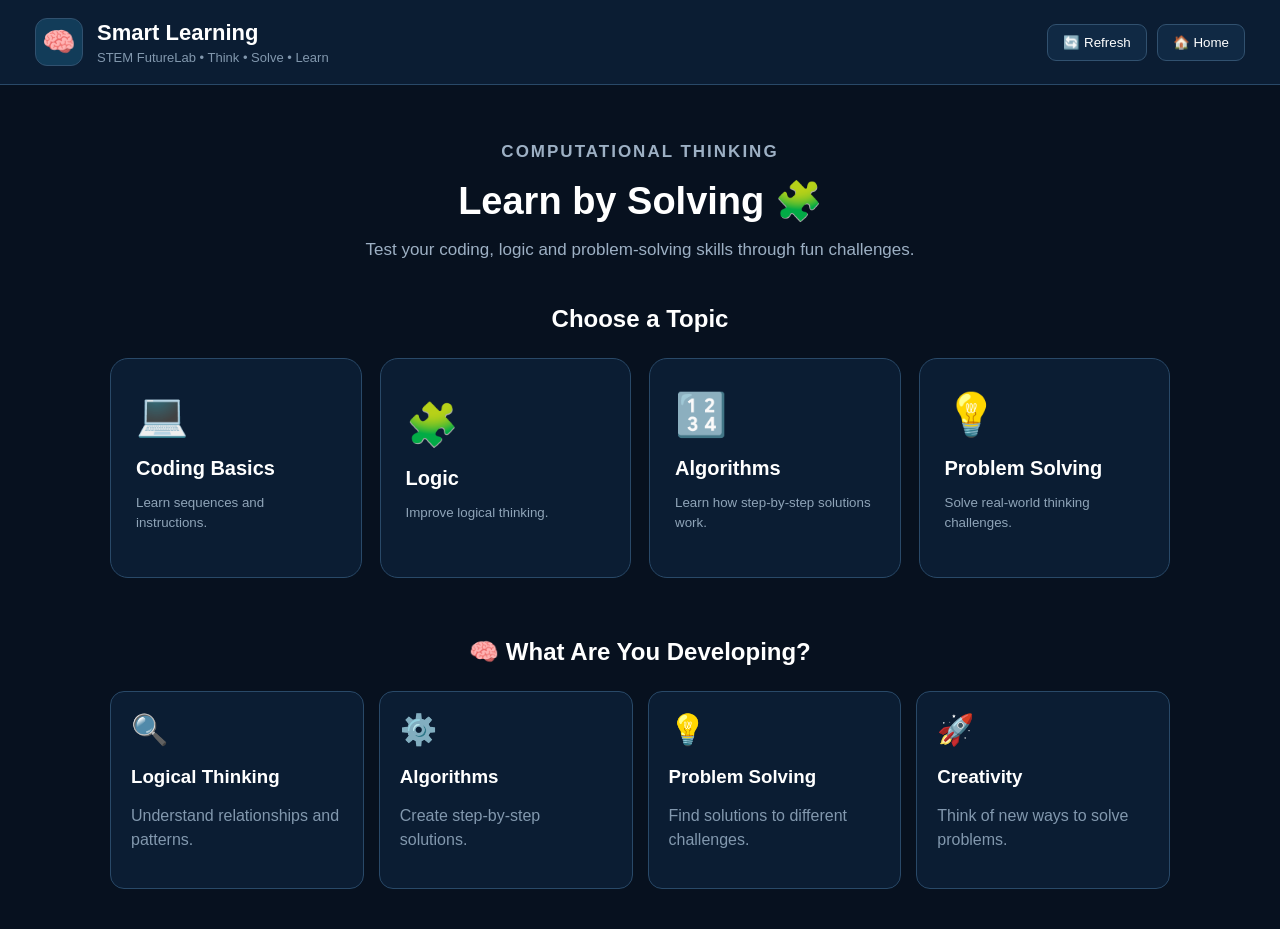
<file: Smart-Learning/learning.html>
<!DOCTYPE html>
<html lang="en">

<head>

    <meta charset="UTF-8">

    <meta name="viewport"
          content="width=device-width, initial-scale=1.0">

    <title>Smart Learning | STEM FutureLab</title>

    <link rel="stylesheet"
          href="learning.css">

</head>

<body>


    <!-- ==============================
         HEADER
    =============================== -->

    <header class="top-header">

        <div class="header-left">

            <div class="logo-icon">
                🧠
            </div>

            <div>

                <h1>Smart Learning</h1>

                <p>
                    STEM FutureLab • Think • Solve • Learn
                </p>

            </div>

        </div>


        <div class="header-right">

            <button id="refresh-page"
                    class="header-button">

                🔄 Refresh

            </button>


            <button id="home-page"
                    class="header-button">

                🏠 Home

            </button>

        </div>

    </header>



    <!-- ==============================
         MAIN
    =============================== -->

    <main class="learning-container">


        <section class="hero">

            <p class="small-title">
                COMPUTATIONAL THINKING
            </p>

            <h2>
                Learn by Solving 🧩
            </h2>

            <p>
                Test your coding, logic and problem-solving
                skills through fun challenges.
            </p>

        </section>



        <!-- ==============================
             TOPIC SELECTION
        =============================== -->

        <section id="topic-screen">

            <h2 class="section-title">
                Choose a Topic
            </h2>


            <div class="topic-grid">


                <button class="topic-card"
                        data-topic="coding">

                    <span>💻</span>

                    <h3>Coding Basics</h3>

                    <p>
                        Learn sequences and instructions.
                    </p>

                </button>



                <button class="topic-card"
                        data-topic="logic">

                    <span>🧩</span>

                    <h3>Logic</h3>

                    <p>
                        Improve logical thinking.
                    </p>

                </button>



                <button class="topic-card"
                        data-topic="algorithms">

                    <span>🔢</span>

                    <h3>Algorithms</h3>

                    <p>
                        Learn how step-by-step solutions work.
                    </p>

                </button>



                <button class="topic-card"
                        data-topic="problem">

                    <span>💡</span>

                    <h3>Problem Solving</h3>

                    <p>
                        Solve real-world thinking challenges.
                    </p>

                </button>


            </div>

        </section>



        <!-- ==============================
             QUIZ SCREEN
        =============================== -->

        <section id="quiz-screen"
                 class="quiz-screen hidden">


            <div class="quiz-top">

                <div>

                    <span id="topic-name">
                        Coding Basics
                    </span>

                    <h2>
                        Challenge
                    </h2>

                </div>


                <div class="score-box">

                    ⭐
                    <span id="score">
                        0
                    </span>

                </div>

            </div>



            <!-- PROGRESS -->

            <div class="progress-container">

                <div id="progress-bar"
                     class="progress-bar">

                </div>

            </div>


            <p id="question-number"
               class="question-number">

                Question 1 of 5

            </p>


            <!-- QUESTION -->

            <div class="question-card">

                <h2 id="question">

                    Question will appear here.

                </h2>


                <div id="answers"
                     class="answers">

                </div>

            </div>


            <!-- FEEDBACK -->

            <div id="feedback"
                 class="feedback hidden">

                <h3 id="feedback-title">

                </h3>

                <p id="feedback-text">

                </p>

            </div>


            <button id="next-button"
                    class="next-button hidden">

                Next Question →

            </button>

        </section>



        <!-- ==============================
             RESULT SCREEN
        =============================== -->

        <section id="result-screen"
                 class="result-screen hidden">

            <div class="result-icon">
                🎉
            </div>

            <h2>
                Challenge Complete!
            </h2>

            <p>
                Great work! You completed the learning challenge.
            </p>


            <div class="final-score">

                <span>
                    Your Score
                </span>

                <strong id="final-score">
                    0
                </strong>

            </div>


            <p id="result-message">

                Keep practicing and improve your skills!

            </p>


            <button id="retry-button"
                    class="primary-button">

                🔄 Try Again

            </button>


            <button id="topics-button"
                    class="secondary-button">

                🧠 Choose Another Topic

            </button>

        </section>



        <!-- ==============================
             LEARNING INFO
        =============================== -->

        <section class="learning-info">

            <h2>
                🧠 What Are You Developing?
            </h2>


            <div class="info-grid">

                <div>

                    <span>🔍</span>

                    <h3>Logical Thinking</h3>

                    <p>
                        Understand relationships and patterns.
                    </p>

                </div>


                <div>

                    <span>⚙️</span>

                    <h3>Algorithms</h3>

                    <p>
                        Create step-by-step solutions.
                    </p>

                </div>


                <div>

                    <span>💡</span>

                    <h3>Problem Solving</h3>

                    <p>
                        Find solutions to different challenges.
                    </p>

                </div>


                <div>

                    <span>🚀</span>

                    <h3>Creativity</h3>

                    <p>
                        Think of new ways to solve problems.
                    </p>

                </div>

            </div>

        </section>


    </main>


    <script src="learning.js"></script>

</body>

</html>
</file>
<file: style.css>
/* ========================================
   BASIC RESET
======================================== */

* {
    margin: 0;
    padding: 0;
    box-sizing: border-box;
}

html {
    scroll-behavior: smooth;
}

body {
    font-family: Arial, Helvetica, sans-serif;
    background: #07111f;
    color: white;
    line-height: 1.6;
}


/* ========================================
   NAVIGATION BAR
======================================== */

.navbar {
    height: 75px;

    display: flex;
    align-items: center;

    padding: 0 7%;

    background: #081525;

    border-bottom: 1px solid #1d3553;

    position: sticky;
    top: 0;

    z-index: 100;
}


/* Logo */

.logo {
    font-size: 22px;
    font-weight: bold;

    color: #ffffff;

    flex: 1;
}


/* Navigation */

.navbar nav {
    display: flex;
    gap: 30px;
}

.navbar nav a {
    color: #aebed3;

    text-decoration: none;

    font-size: 14px;

    transition: 0.3s;
}

.navbar nav a:hover {
    color: #38bdf8;
}


/* Login Button */

.login-btn {
    margin-left: 35px;

    padding: 10px 18px;

    border: none;

    border-radius: 10px;

    background: #159ee9;

    color: white;

    font-weight: bold;

    cursor: pointer;

    transition: 0.3s;
}

.login-btn:hover {
    background: #38bdf8;

    transform: translateY(-2px);
}


/* ========================================
   HERO SECTION
======================================== */

.hero {

    min-height: 600px;

    display: flex;

    align-items: center;

    justify-content: space-between;

    padding: 80px 8%;

    background:
        radial-gradient(
            circle at 80% 50%,
            #123c68 0%,
            #07111f 45%
        );
}


/* Hero Content */

.hero-content {
    max-width: 650px;
}


/* Small Heading */

.small-title {

    color: #38bdf8;

    font-size: 13px;

    font-weight: bold;

    letter-spacing: 2px;

    margin-bottom: 15px;
}


/* Main Heading */

.hero h1 {

    font-size: 64px;

    line-height: 1.05;

    margin-bottom: 25px;
}


/* Blue Text */

.hero h1 span {

    display: block;

    color: #38bdf8;
}


/* Description */

.hero-description {

    color: #a9b9cc;

    font-size: 18px;

    max-width: 600px;

    margin-bottom: 30px;
}


/* Start Button */

.start-btn {

    padding: 14px 25px;

    background: #159ee9;

    color: white;

    border: none;

    border-radius: 12px;

    font-size: 16px;

    font-weight: bold;

    cursor: pointer;

    transition: 0.3s;
}

.start-btn:hover {

    background: #38bdf8;

    transform: translateY(-3px);

    box-shadow: 0 10px 30px #159ee955;
}


/* ========================================
   HERO VISUAL
======================================== */

.hero-visual {

    width: 420px;

    height: 420px;

    position: relative;

    display: flex;

    justify-content: center;

    align-items: center;

    background:
        radial-gradient(
            circle,
            #174c7d 0%,
            #0c203b 45%,
            transparent 70%
        );

    border-radius: 50%;
}


/* Planet */

.planet {

    position: absolute;

    top: 40px;

    right: 50px;

    font-size: 100px;

    filter:
        drop-shadow(
            0 0 25px #38bdf8
        );
}


/* Rocket */

.rocket {

    font-size: 100px;

    transform: rotate(-20deg);

    animation: rocketFloat 3s infinite ease-in-out;
}


/* Robot */

.robot {

    position: absolute;

    bottom: 35px;

    left: 50px;

    font-size: 65px;
}


/* Rocket Animation */

@keyframes rocketFloat {

    0% {
        transform:
            translateY(0)
            rotate(-20deg);
    }

    50% {
        transform:
            translateY(-18px)
            rotate(-20deg);
    }

    100% {
        transform:
            translateY(0)
            rotate(-20deg);
    }
}


/* ========================================
   MODULE SECTION
======================================== */

.modules {

    padding: 90px 7%;

    background: #09182a;
}


/* Section Heading */

.section-heading {

    text-align: center;

    margin-bottom: 50px;
}

.section-heading h2 {

    font-size: 38px;

    margin-bottom: 10px;
}

.section-heading p:last-child {

    color: #91a5bd;
}


/* ========================================
   MODULE CARDS
======================================== */

.module-container {

    display: grid;

    grid-template-columns:
        repeat(3, 1fr);

    gap: 25px;
}


/* Card */

.module-card {

    padding: 30px;

    min-height: 260px;

    background: #0d2038;

    border: 1px solid #213c5d;

    border-radius: 20px;

    transition: 0.3s;
}


/* Card Hover */

.module-card:hover {

    transform:
        translateY(-8px);

    border-color: #38bdf8;

    box-shadow:
        0 15px 40px #00000055;
}


/* Icon */

.module-icon {

    font-size: 45px;

    margin-bottom: 15px;
}


/* Card Heading */

.module-card h3 {

    font-size: 21px;

    margin-bottom: 10px;
}


/* Card Description */

.module-card p {

    color: #9eb0c6;

    font-size: 14px;

    min-height: 70px;

    margin-bottom: 15px;
}


/* Card Button */

.module-card button {

    background: none;

    border: none;

    color: #38bdf8;

    font-weight: bold;

    cursor: pointer;

    font-size: 14px;
}


/* ========================================
   EXPLORE SECTION
======================================== */

.explore-section {

    padding: 90px 7%;

    background: #07111f;
}


.explore-grid {

    display: grid;

    grid-template-columns:
        repeat(4, 1fr);

    gap: 25px;
}


.explore-card {

    padding: 30px;

    background: #0d2038;

    border: 1px solid #213c5d;

    border-radius: 20px;

    transition: 0.3s;
}


.explore-card:hover {

    transform:
        translateY(-8px);

    border-color: #38bdf8;

    box-shadow:
        0 15px 40px #00000055;
}


.explore-card span {

    font-size: 45px;

    display: block;

    margin-bottom: 15px;
}


.explore-card h3 {

    font-size: 20px;

    margin-bottom: 10px;
}


.explore-card p {

    color: #9eb0c6;

    font-size: 14px;

    margin-bottom: 20px;
}


.lab-button {

    background: none;

    border: none;

    color: #38bdf8;

    font-weight: bold;

    cursor: pointer;

    font-size: 14px;
}


/* ========================================
   PRACTICE SECTION
======================================== */

.practice-section {

    padding: 100px 7%;

    text-align: center;

    background:
        radial-gradient(
            circle at center,
            #123c68 0%,
            #07111f 60%
        );
}


.practice-section h2 {

    font-size: 40px;

    margin-bottom: 15px;
}


.practice-section p:not(.small-title) {

    color: #9eb0c6;

    max-width: 650px;

    margin: 0 auto 25px;
}


/* ========================================
   PROGRESS SECTION
======================================== */

.progress-section {

    padding: 90px 7%;

    background: #09182a;
}


.progress-container {

    display: grid;

    grid-template-columns:
        repeat(3, 1fr);

    gap: 25px;
}


.progress-card {

    padding: 30px;

    text-align: center;

    background: #0d2038;

    border: 1px solid #213c5d;

    border-radius: 20px;

    transition: 0.3s;
}


.progress-card:hover {

    transform:
        translateY(-5px);

    border-color: #38bdf8;
}


.progress-card span {

    display: block;

    font-size: 40px;

    margin-bottom: 10px;
}


.progress-card strong {

    display: block;

    font-size: 35px;

    color: #38bdf8;

    margin-bottom: 5px;
}


.progress-card p {

    color: #9eb0c6;

    font-size: 14px;
}


/* ========================================
   FEEDBACK SECTION
======================================== */

.feedback-section {

    padding: 80px 7%;

    text-align: center;

    background: #07111f;

    border-top: 1px solid #1d3553;
}


.feedback-section h2 {

    font-size: 36px;

    margin-bottom: 12px;
}


.feedback-section p:not(.small-title) {

    color: #9eb0c6;

    max-width: 600px;

    margin: 0 auto 25px;
}


.feedback-button {

    padding: 13px 25px;

    background: #159ee9;

    color: white;

    border: none;

    border-radius: 10px;

    font-size: 15px;

    font-weight: bold;

    cursor: pointer;

    transition: 0.3s;
}


.feedback-button:hover {

    background: #38bdf8;

    transform:
        translateY(-3px);

    box-shadow:
        0 10px 25px #159ee955;
}


/* ========================================
   FOOTER
======================================== */

footer {

    text-align: center;

    padding: 35px;

    background: #050d18;

    border-top:
        1px solid #1b314d;

    color: #8195ad;
}


footer h3 {

    color: white;

    font-size: 18px;

    margin-bottom: 5px;
}


footer p {

    margin-bottom: 5px;
}


/* ========================================
   RESPONSIVE DESIGN
======================================== */

@media (max-width: 1100px) {

    .explore-grid {

        grid-template-columns:
            repeat(2, 1fr);
    }

}


@media (max-width: 1000px) {

    .hero {

        flex-direction: column;

        text-align: center;

        gap: 50px;
    }

    .hero-description {

        margin-left: auto;

        margin-right: auto;
    }

    .hero-visual {

        width: 350px;

        height: 350px;
    }

    .module-container {

        grid-template-columns:
            repeat(2, 1fr);
    }

}


@media (max-width: 700px) {

    .navbar {

        padding: 0 5%;
    }

    .navbar nav {

        display: none;
    }

    .login-btn {

        margin-left: 10px;
    }

    .hero {

        padding: 60px 6%;
    }

    .hero h1 {

        font-size: 45px;
    }

    .hero-visual {

        width: 300px;

        height: 300px;
    }

    .module-container {

        grid-template-columns: 1fr;
    }

    .explore-grid {

        grid-template-columns: 1fr;
    }

    .progress-container {

        grid-template-columns: 1fr;
    }

    .practice-section h2 {

        font-size: 32px;
    }

    .feedback-section h2 {

        font-size: 30px;
    }

}
</file>
<file: AI-Vision-Lab/vision.css>
/* ========================================
   STEM FUTURELAB
   AI VISION LAB
======================================== */


/* ========================================
   GLOBAL
======================================== */

* {
    box-sizing: border-box;
    margin: 0;
    padding: 0;
}


body {

    font-family:
        Arial,
        Helvetica,
        sans-serif;

    background: #020617;

    color: #e2e8f0;

    min-height: 100vh;

}


/* ========================================
   HEADER
======================================== */

.top-header {

    width: 100%;

    padding: 18px 5%;

    display: flex;

    justify-content: space-between;

    align-items: center;

    background: #0b1120;

    border-bottom: 1px solid #1e293b;

}


.header-left {

    display: flex;

    align-items: center;

    gap: 14px;

}


.logo-icon {

    width: 48px;

    height: 48px;

    display: flex;

    justify-content: center;

    align-items: center;

    background: #111827;

    border: 1px solid #334155;

    border-radius: 12px;

    font-size: 25px;

}


.header-left h1 {

    color: #ffffff;

    font-size: 22px;

    margin-bottom: 4px;

}


.header-left p {

    color: #64748b;

    font-size: 13px;

}


.header-right {

    display: flex;

    gap: 10px;

}


.header-button {

    padding: 9px 15px;

    border-radius: 9px;

    border: 1px solid #334155;

    background: #111827;

    color: #cbd5e1;

    cursor: pointer;

    font-weight: 600;

    transition: 0.2s;

}


.header-button:hover {

    background: #1e293b;

    border-color: #475569;

}


/* ========================================
   MAIN
======================================== */

.vision-container {

    width: 90%;

    max-width: 1200px;

    margin: auto;

    padding: 55px 0 80px;

}


/* ========================================
   HERO
======================================== */

.hero {

    text-align: center;

    margin-bottom: 45px;

}


.small-title {

    color: #60a5fa;

    font-size: 12px;

    font-weight: 700;

    letter-spacing: 2px;

    margin-bottom: 10px;

}


.hero h2 {

    color: #ffffff;

    font-size: 38px;

    margin-bottom: 15px;

}


.hero p:last-child {

    max-width: 650px;

    margin: auto;

    color: #94a3b8;

    line-height: 1.7;

}


/* ========================================
   WORKSPACE
======================================== */

.vision-workspace {

    display: grid;

    grid-template-columns: 1fr 1fr;

    gap: 25px;

    margin-bottom: 45px;

}


/* ========================================
   PANELS
======================================== */

.image-panel,
.analysis-panel {

    background: #0b1120;

    border: 1px solid #1e293b;

    border-radius: 18px;

    padding: 24px;

}


.panel-header {

    display: flex;

    justify-content: space-between;

    align-items: center;

    margin-bottom: 20px;

}


.panel-header h2 {

    color: #ffffff;

    font-size: 19px;

}


.panel-header span {

    padding: 6px 11px;

    border-radius: 20px;

    background: #111827;

    border: 1px solid #334155;

    color: #60a5fa;

    font-size: 12px;

}


/* ========================================
   OBJECT DISPLAY
======================================== */

.object-display {

    min-height: 310px;

    display: flex;

    justify-content: center;

    align-items: center;

    border-radius: 15px;

    background:
        radial-gradient(
            circle at center,
            #172554 0%,
            #0f172a 45%,
            #020617 100%
        );

    border: 1px solid #334155;

}


.object-emoji {

    font-size: 125px;

    filter:
        drop-shadow(
            0 15px 25px
            rgba(0, 0, 0, 0.5)
        );

}


.camera-text {

    text-align: center;

    color: #64748b;

    margin-top: 14px;

    font-size: 14px;

}


/* ========================================
   ANALYSIS
======================================== */

.analysis-box {

    padding: 20px;

    background: #020617;

    border: 1px solid #1e293b;

    border-radius: 14px;

    margin-bottom: 20px;

}


.analysis-row {

    display: flex;

    justify-content: space-between;

    align-items: center;

    padding: 13px 0;

    border-bottom: 1px solid #1e293b;

}


.analysis-row:last-of-type {

    border-bottom: none;

}


.analysis-row span {

    color: #94a3b8;

}


.analysis-row strong {

    color: #ffffff;

}


/* ========================================
   CONFIDENCE BAR
======================================== */

.confidence-container {

    width: 100%;

    height: 9px;

    background: #1e293b;

    border-radius: 20px;

    overflow: hidden;

    margin: 14px 0;

}


.confidence-bar {

    width: 0%;

    height: 100%;

    background: #3b82f6;

    border-radius: 20px;

    transition: width 0.5s ease;

}


/* ========================================
   BUTTONS
======================================== */

.primary-button {

    width: 100%;

    padding: 13px 20px;

    border: none;

    border-radius: 10px;

    background: #2563eb;

    color: #ffffff;

    font-size: 15px;

    font-weight: 700;

    cursor: pointer;

    transition: 0.2s;

}


.primary-button:hover {

    background: #1d4ed8;

    transform: translateY(-1px);

}


/* ========================================
   PREDICTION SECTION
======================================== */

.prediction-section {

    text-align: center;

    background: #0b1120;

    border: 1px solid #1e293b;

    border-radius: 18px;

    padding: 35px;

    margin-bottom: 35px;

}


.prediction-section h2 {

    color: #ffffff;

    font-size: 28px;

    margin-bottom: 10px;

}


.prediction-section > p:not(.small-title) {

    color: #94a3b8;

    margin-bottom: 25px;

}


/* ========================================
   OBJECT OPTIONS
======================================== */

.object-options {

    display: grid;

    grid-template-columns:
        repeat(4, 1fr);

    gap: 15px;

    margin-bottom: 25px;

}


.object-button {

    min-height: 115px;

    display: flex;

    flex-direction: column;

    justify-content: center;

    align-items: center;

    gap: 8px;

    border-radius: 13px;

    border: 1px solid #334155;

    background: #111827;

    color: #cbd5e1;

    cursor: pointer;

    font-size: 35px;

    transition: 0.2s;

}


.object-button span {

    font-size: 14px;

    font-weight: 600;

}


.object-button:hover {

    border-color: #3b82f6;

    background: #172033;

    transform: translateY(-3px);

}


.object-button.selected {

    border-color: #3b82f6;

    background: #172554;

    box-shadow:
        0 0 0 2px
        rgba(59, 130, 246, 0.15);

}


/* ========================================
   ANSWER MESSAGE
======================================== */

.answer-message {

    margin-top: 18px;

    padding: 14px;

    border-radius: 10px;

    background: #020617;

    border: 1px solid #1e293b;

    color: #94a3b8;

}


.answer-message.success {

    border-color: #22c55e;

    color: #86efac;

}


.answer-message.error {

    border-color: #ef4444;

    color: #fca5a5;

}


/* ========================================
   SCORE SECTION
======================================== */

.score-section {

    display: grid;

    grid-template-columns:
        repeat(3, 1fr);

    gap: 18px;

    margin-bottom: 45px;

}


.score-card {

    text-align: center;

    padding: 22px;

    background: #0b1120;

    border: 1px solid #1e293b;

    border-radius: 15px;

}


.score-card span {

    display: block;

    color: #94a3b8;

    font-size: 14px;

    margin-bottom: 10px;

}


.score-card strong {

    display: block;

    color: #ffffff;

    font-size: 28px;

}


/* ========================================
   LEARNING SECTION
======================================== */

.learning-section {

    padding: 35px;

    background: #0b1120;

    border: 1px solid #1e293b;

    border-radius: 18px;

}


.learning-section h2 {

    color: #ffffff;

    margin-bottom: 25px;

}


.learning-grid {

    display: grid;

    grid-template-columns:
        repeat(4, 1fr);

    gap: 16px;

}


.learning-card {

    padding: 22px;

    background: #111827;

    border: 1px solid #263449;

    border-radius: 13px;

}


.learning-card > span {

    font-size: 28px;

}


.learning-card h3 {

    color: #ffffff;

    margin: 12px 0 8px;

    font-size: 16px;

}


.learning-card p {

    color: #94a3b8;

    font-size: 13px;

    line-height: 1.6;

}


/* ========================================
   RESPONSIVE
======================================== */

@media (max-width: 900px) {

    .vision-workspace {

        grid-template-columns: 1fr;

    }


    .learning-grid {

        grid-template-columns:
            repeat(2, 1fr);

    }

}


@media (max-width: 650px) {

    .top-header {

        flex-direction: column;

        gap: 15px;

        align-items: flex-start;

    }


    .header-right {

        width: 100%;

    }


    .header-button {

        flex: 1;

    }


    .hero h2 {

        font-size: 29px;

    }


    .object-options {

        grid-template-columns:
            repeat(2, 1fr);

    }


    .score-section {

        grid-template-columns: 1fr;

    }


    .learning-grid {

        grid-template-columns: 1fr;

    }


    .prediction-section,
    .learning-section {

        padding: 22px;

    }

}
</file>
<file: Coding-Playground/coding.css>
/* ========================================
   STEM FUTURELAB
   CODING PLAYGROUND
   DARK THEME
======================================== */


/* ========================================
   GLOBAL
======================================== */

* {
    box-sizing: border-box;
    margin: 0;
    padding: 0;
}


body {

    font-family:
        Arial,
        Helvetica,
        sans-serif;

    background:
        linear-gradient(
            135deg,
            #07111f,
            #0b1220,
            #111827
        );

    color: #f8fafc;

    min-height: 100vh;

}


/* ========================================
   HEADER
======================================== */

.top-header {

    width: 100%;

    padding: 18px 5%;

    background: #0b1220;

    display: flex;

    align-items: center;

    justify-content: space-between;

    border-bottom:
        1px solid #1e3a5f;

    box-shadow:
        0 4px 25px
        rgba(0, 0, 0, 0.35);

}


.header-left {

    display: flex;

    align-items: center;

    gap: 14px;

}


.logo-icon {

    width: 52px;

    height: 52px;

    border-radius: 15px;

    background: #12233d;

    display: flex;

    align-items: center;

    justify-content: center;

    font-size: 28px;

    box-shadow:
        0 0 15px
        rgba(59, 130, 246, 0.25);

}


.header-left h1 {

    font-size: 22px;

    margin-bottom: 4px;

    color: #f8fafc;

}


.header-left p {

    font-size: 13px;

    color: #94a3b8;

}


.header-right {

    display: flex;

    gap: 10px;

}


.header-button {

    border:
        1px solid #263b57;

    background: #111c2e;

    color: #e2e8f0;

    padding: 10px 15px;

    border-radius: 10px;

    cursor: pointer;

    font-size: 14px;

    transition: 0.2s;

}


.header-button:hover {

    background: #172a44;

    border-color: #3b82f6;

    transform:
        translateY(-1px);

}


/* ========================================
   MAIN CONTAINER
======================================== */

.coding-container {

    width: 90%;

    max-width: 1250px;

    margin: auto;

    padding:
        45px 0 70px;

}


/* ========================================
   HERO
======================================== */

.hero {

    text-align: center;

    margin-bottom: 40px;

}


.small-title {

    font-size: 12px;

    font-weight: bold;

    letter-spacing: 2px;

    color: #60a5fa;

    margin-bottom: 10px;

}


.hero h2 {

    font-size: 38px;

    margin-bottom: 12px;

    color: #f8fafc;

}


.hero p:last-child {

    max-width: 650px;

    margin: auto;

    color: #94a3b8;

    line-height: 1.6;

}


/* ========================================
   CODING WORKSPACE
======================================== */

.coding-workspace {

    display: grid;

    grid-template-columns:
        1fr 1fr;

    gap: 22px;

    margin-bottom: 40px;

}


/* ========================================
   PANELS
======================================== */

.editor-panel,
.robot-panel {

    background:
        #0f1b2d;

    border-radius: 18px;

    padding: 20px;

    border:
        1px solid #1f3b5c;

    box-shadow:
        0 10px 35px
        rgba(0, 0, 0, 0.35);

}


.panel-header {

    display: flex;

    justify-content: space-between;

    align-items: center;

    margin-bottom: 15px;

}


.panel-header h2 {

    font-size: 20px;

    color: #f8fafc;

}


.panel-header span {

    font-size: 12px;

    padding: 6px 10px;

    border-radius: 20px;

    background: #132d4d;

    color: #60a5fa;

}


.editor-info {

    margin-bottom: 12px;

}


.editor-info p {

    color: #94a3b8;

    font-size: 14px;

}


/* ========================================
   CODE EDITOR
======================================== */

#code-editor {

    width: 100%;

    min-height: 310px;

    resize: vertical;

    border:
        1px solid #263b57;

    outline: none;

    border-radius: 12px;

    background:
        #050b14;

    color: #e2e8f0;

    padding: 20px;

    font-family:
        "Courier New",
        monospace;

    font-size: 16px;

    line-height: 1.7;

}


#code-editor:focus {

    border-color:
        #3b82f6;

    box-shadow:
        0 0 0 2px
        rgba(59, 130, 246, 0.15);

}


/* ========================================
   EDITOR BUTTONS
======================================== */

.editor-buttons {

    display: flex;

    gap: 10px;

    margin-top: 15px;

}


.run-button,
.clear-button {

    border: none;

    padding: 12px 18px;

    border-radius: 10px;

    cursor: pointer;

    font-size: 14px;

    font-weight: bold;

    transition: 0.2s;

}


.run-button {

    background:
        #2563eb;

    color: white;

    flex: 1;

    box-shadow:
        0 0 15px
        rgba(37, 99, 235, 0.25);

}


.run-button:hover {

    background:
        #3b82f6;

    transform:
        translateY(-1px);

}


.clear-button {

    background:
        #18263a;

    color: #cbd5e1;

    border:
        1px solid #263b57;

}


.clear-button:hover {

    background:
        #22344c;

}


/* ========================================
   ROBOT GRID
======================================== */

.robot-grid {

    width: 100%;

    max-width: 390px;

    aspect-ratio: 1 / 1;

    margin:
        10px auto 18px;

    display: grid;

    grid-template-columns:
        repeat(5, 1fr);

    grid-template-rows:
        repeat(5, 1fr);

    gap: 6px;

    padding: 8px;

    background:
        #081321;

    border:
        1px solid #27415f;

    border-radius: 14px;

}


.robot-cell {

    background:
        #142235;

    border-radius: 8px;

    display: flex;

    align-items: center;

    justify-content: center;

    font-size: 25px;

    border:
        1px solid #263b57;

}


.robot-cell.robot {

    background:
        #102e4d;

    border-color:
        #3b82f6;

    box-shadow:
        inset 0 0 12px
        rgba(59, 130, 246, 0.15);

}


.robot-cell.target {

    background:
        #3a2e12;

    border-color:
        #eab308;

}


/* ========================================
   ROBOT MESSAGE
======================================== */

.robot-message {

    padding: 14px;

    border-radius: 12px;

    background:
        #111f32;

    border:
        1px solid #243b56;

}


.robot-message h3 {

    font-size: 16px;

    margin-bottom: 6px;

    color: #f8fafc;

}


.robot-message p {

    color: #94a3b8;

    font-size: 14px;

    line-height: 1.5;

}


/* ========================================
   COMMAND GUIDE
======================================== */

.command-guide {

    background:
        #0f1b2d;

    border:
        1px solid #1f3b5c;

    border-radius: 18px;

    padding: 28px;

    margin-bottom: 30px;

    box-shadow:
        0 10px 30px
        rgba(0, 0, 0, 0.3);

}


.command-guide > h2 {

    text-align: center;

    margin-bottom: 7px;

    color: #f8fafc;

}


.command-guide > p {

    text-align: center;

    color: #94a3b8;

    margin-bottom: 25px;

}


.command-grid {

    display: grid;

    grid-template-columns:
        repeat(3, 1fr);

    gap: 15px;

}


.command-card {

    padding: 20px;

    border:
        1px solid #263b57;

    border-radius: 14px;

    background:
        #111f32;

    transition: 0.2s;

}


.command-card:hover {

    transform:
        translateY(-3px);

    border-color:
        #3b82f6;

    box-shadow:
        0 8px 25px
        rgba(37, 99, 235, 0.15);

}


.command-card code {

    display: inline-block;

    background:
        #050b14;

    color:
        #60a5fa;

    border:
        1px solid #263b57;

    padding:
        6px 9px;

    border-radius: 6px;

    font-family:
        "Courier New",
        monospace;

    font-size: 13px;

    margin-bottom: 12px;

}


.command-card h3 {

    font-size: 16px;

    margin-bottom: 7px;

    color: #f1f5f9;

}


.command-card p {

    color: #94a3b8;

    font-size: 13px;

    line-height: 1.5;

}


/* ========================================
   MISSION CARD
======================================== */

.mission-card {

    background:
        #0f1b2d;

    border:
        1px solid #1f3b5c;

    border-radius: 18px;

    padding: 25px;

    display: flex;

    align-items: center;

    justify-content: space-between;

    gap: 20px;

    box-shadow:
        0 10px 30px
        rgba(0, 0, 0, 0.3);

}


.mission-card h2 {

    margin-bottom: 8px;

    color: #f8fafc;

}


.mission-card p:last-child {

    color: #94a3b8;

    line-height: 1.5;

}


.mission-info {

    display: flex;

    flex-direction: column;

    gap: 10px;

    min-width: 180px;

}


.mission-info span {

    background:
        #111f32;

    border:
        1px solid #263b57;

    color: #cbd5e1;

    padding:
        10px 13px;

    border-radius: 10px;

    font-size: 14px;

}


/* ========================================
   RESPONSIVE
======================================== */

@media (max-width: 850px) {

    .coding-workspace {

        grid-template-columns: 1fr;

    }


    .command-grid {

        grid-template-columns:
            repeat(2, 1fr);

    }

}


@media (max-width: 600px) {

    .top-header {

        flex-direction: column;

        align-items: flex-start;

        gap: 15px;

    }


    .header-right {

        width: 100%;

    }


    .header-button {

        flex: 1;

    }


    .hero h2 {

        font-size: 30px;

    }


    .coding-container {

        width: 94%;

        padding-top: 30px;

    }


    .command-grid {

        grid-template-columns: 1fr;

    }


    .mission-card {

        flex-direction: column;

        align-items: flex-start;

    }


    .mission-info {

        width: 100%;

    }


    #code-editor {

        min-height: 250px;

    }

}

/* ========================================
   DEBUG MISSION
======================================== */

.debug-section {

    margin-top: 40px;

    padding: 30px;

    background: #111827;

    border: 1px solid #263449;

    border-radius: 18px;

}


.debug-header {

    display: flex;

    justify-content: space-between;

    align-items: center;

    gap: 20px;

    margin-bottom: 25px;

}


.debug-header h2 {

    margin: 5px 0 8px;

    color: #ffffff;

}


.debug-header p:not(.small-title) {

    color: #94a3b8;

    margin: 0;

}


.debug-badge {

    padding: 8px 16px;

    border-radius: 20px;

    background: #1e293b;

    border: 1px solid #334155;

    color: #60a5fa;

    font-size: 14px;

    font-weight: 600;

}


/* ========================================
   DEBUG CARD
======================================== */

.debug-card {

    display: grid;

    grid-template-columns:
        minmax(0, 1.2fr)
        minmax(0, 1fr);

    gap: 25px;

}


/* ========================================
   DEBUG CODE
======================================== */

.debug-code {

    background: #0b1120;

    border: 1px solid #263449;

    border-radius: 14px;

    padding: 20px;

}


.debug-code h3 {

    color: #ffffff;

    margin-top: 0;

}


.debug-code p {

    color: #94a3b8;

    font-size: 14px;

}


#debug-editor {

    width: 100%;

    min-height: 190px;

    margin-top: 15px;

    box-sizing: border-box;

    resize: vertical;

    padding: 16px;

    border-radius: 10px;

    border: 1px solid #334155;

    background: #020617;

    color: #e2e8f0;

    font-family:
        "Courier New",
        monospace;

    font-size: 15px;

    line-height: 1.7;

    outline: none;

}


#debug-editor:focus {

    border-color: #3b82f6;

}


/* ========================================
   DEBUG INFORMATION
======================================== */

.debug-info {

    display: flex;

    flex-direction: column;

    justify-content: center;

    gap: 20px;

}


.debug-question {

    display: flex;

    gap: 15px;

    align-items: flex-start;

    padding: 20px;

    background: #0b1120;

    border: 1px solid #263449;

    border-radius: 14px;

}


.debug-question > span {

    font-size: 28px;

}


.debug-question h3 {

    margin: 0 0 7px;

    color: #ffffff;

}


.debug-question p {

    margin: 0;

    color: #94a3b8;

    line-height: 1.6;

}


/* ========================================
   DEBUG RESULT
======================================== */

.debug-result {

    min-height: 60px;

    padding: 16px;

    border-radius: 12px;

    background: #0b1120;

    border: 1px solid #263449;

    color: #cbd5e1;

    line-height: 1.6;

}


.debug-result.success {

    border-color: #22c55e;

    color: #86efac;

}


.debug-result.error {

    border-color: #ef4444;

    color: #fca5a5;

}


/* ========================================
   RESPONSIVE DESIGN
======================================== */

@media (max-width: 800px) {

    .debug-card {

        grid-template-columns: 1fr;

    }


    .debug-header {

        flex-direction: column;

        align-items: flex-start;

    }

}
</file>
<file: Logic-Challenge/logic.css>
/* ========================================
   BASIC
======================================== */

* {
    box-sizing: border-box;
}

body {

    margin: 0;

    font-family: Arial, sans-serif;

    background: #07111f;

    color: white;

    min-height: 100vh;
}


/* ========================================
   HEADER
======================================== */

.top-header {

    display: flex;

    justify-content: space-between;

    align-items: center;

    padding: 18px 35px;

    background: #0b1d33;

    border-bottom: 1px solid #294968;

}


.header-left {

    display: flex;

    align-items: center;

    gap: 14px;

}


.logo-icon {

    width: 48px;

    height: 48px;

    display: flex;

    align-items: center;

    justify-content: center;

    background: #123c59;

    border: 1px solid #31516f;

    border-radius: 12px;

    font-size: 27px;

}


.header-left h1 {

    margin: 0;

    font-size: 22px;

}


.header-left p {

    margin: 4px 0 0;

    color: #8298ae;

    font-size: 13px;

}


.header-right {

    display: flex;

    gap: 10px;

}


.header-button {

    padding: 10px 15px;

    border-radius: 9px;

    border: 1px solid #31516f;

    background: #102944;

    color: white;

    cursor: pointer;

}


.header-button:hover {

    background: #168fd1;

}


/* ========================================
   MAIN
======================================== */

.logic-container {

    max-width: 1100px;

    margin: auto;

    padding: 40px 20px;

}


/* ========================================
   HERO
======================================== */

.hero {

    text-align: center;

    margin-bottom: 45px;

}


.small-title {

    color: #38bdf8;

    font-size: 13px;

    letter-spacing: 2px;

    font-weight: bold;

}


.hero h2 {

    font-size: 38px;

    margin: 10px 0;

}


.hero p {

    color: #9db0c4;

    font-size: 17px;

}


/* ========================================
   SECTION TITLE
======================================== */

.section-title {

    text-align: center;

    margin-bottom: 25px;

}


/* ========================================
   CHALLENGE CARDS
======================================== */

.challenge-grid {

    display: grid;

    grid-template-columns:
        repeat(4, 1fr);

    gap: 18px;

}


.challenge-card {

    min-height: 220px;

    padding: 25px;

    border-radius: 18px;

    border: 1px solid #294968;

    background: #0b1d33;

    color: white;

    cursor: pointer;

    text-align: left;

    transition: 0.25s;

}


.challenge-card:hover {

    transform: translateY(-6px);

    border-color: #38bdf8;

    background: #102944;

}


.challenge-card span {

    font-size: 42px;

}


.challenge-card h3 {

    font-size: 20px;

    margin: 18px 0 8px;

}


.challenge-card p {

    color: #8fa4b8;

    line-height: 1.5;

}


/* ========================================
   HIDDEN
======================================== */

.hidden {

    display: none !important;

}


/* ========================================
   GAME
======================================== */

.game-screen {

    max-width: 800px;

    margin: auto;

}


.game-top {

    display: flex;

    justify-content: space-between;

    align-items: center;

    margin-bottom: 20px;

}


.game-top h2 {

    margin: 5px 0 0;

}


#challenge-name {

    color: #38bdf8;

    font-size: 14px;

}


.score-box {

    padding: 10px 18px;

    border-radius: 10px;

    background: #102944;

    border: 1px solid #31516f;

    font-size: 20px;

}


/* ========================================
   PROGRESS
======================================== */

.progress-container {

    height: 8px;

    background: #10243a;

    border-radius: 10px;

    overflow: hidden;

}


.progress-bar {

    height: 100%;

    width: 0%;

    background: #168fd1;

    transition: width 0.3s;

}


.challenge-number {

    color: #8298ae;

    margin: 18px 0;

}


/* ========================================
   PUZZLE
======================================== */

.puzzle-card {

    padding: 30px;

    background: #0b1d33;

    border: 1px solid #294968;

    border-radius: 18px;

}


.puzzle-card h2 {

    line-height: 1.5;

    margin-top: 0;

}


/* ========================================
   OPTIONS
======================================== */

.options {

    display: grid;

    gap: 12px;

    margin-top: 25px;

}


.option-button {

    width: 100%;

    padding: 16px;

    text-align: left;

    border-radius: 10px;

    border: 1px solid #31516f;

    background: #102944;

    color: white;

    cursor: pointer;

    font-size: 15px;

    transition: 0.2s;

}


.option-button:hover {

    background: #173a58;

    border-color: #38bdf8;

}


.option-button.correct {

    background: #174c3b;

    border-color: #31d39a;

}


.option-button.wrong {

    background: #512c31;

    border-color: #ed6b6b;

}


/* ========================================
   FEEDBACK
======================================== */

.feedback {

    margin-top: 18px;

    padding: 18px;

    border-radius: 12px;

    background: #102944;

    border: 1px solid #31516f;

}


.feedback h3 {

    margin: 0 0 8px;

}


.feedback p {

    margin: 0;

    color: #a9bacb;

    line-height: 1.5;

}


/* ========================================
   NEXT BUTTON
======================================== */

.next-button {

    margin-top: 18px;

    padding: 13px 22px;

    border: none;

    border-radius: 10px;

    background: #168fd1;

    color: white;

    cursor: pointer;

    font-size: 15px;

}


.next-button:hover {

    background: #1da6ee;

}


/* ========================================
   RESULT
======================================== */

.result-screen {

    max-width: 600px;

    margin: 50px auto;

    padding: 40px;

    text-align: center;

    background: #0b1d33;

    border: 1px solid #294968;

    border-radius: 20px;

}


.result-icon {

    font-size: 60px;

}


.result-screen h2 {

    font-size: 30px;

}


.result-screen p {

    color: #9db0c4;

    line-height: 1.5;

}


.final-score {

    margin: 30px 0;

}


.final-score span {

    display: block;

    color: #8298ae;

}


.final-score strong {

    display: block;

    font-size: 55px;

    color: #38bdf8;

    margin-top: 5px;

}


.primary-button,
.secondary-button {

    padding: 12px 20px;

    border-radius: 9px;

    cursor: pointer;

    margin: 6px;

}


.primary-button {

    border: none;

    background: #168fd1;

    color: white;

}


.secondary-button {

    border: 1px solid #31516f;

    background: #102944;

    color: white;

}


/* ========================================
   SKILLS
======================================== */

.skills {

    margin-top: 60px;

}


.skills > h2 {

    text-align: center;

    margin-bottom: 25px;

}


.skills-grid {

    display: grid;

    grid-template-columns:
        repeat(4, 1fr);

    gap: 15px;

}


.skills-grid div {

    padding: 20px;

    background: #0b1d33;

    border: 1px solid #294968;

    border-radius: 14px;

}


.skills-grid span {

    font-size: 30px;

}


.skills-grid h3 {

    margin-bottom: 8px;

}


.skills-grid p {

    color: #8298ae;

    line-height: 1.5;

}


/* ========================================
   MOBILE
======================================== */

@media (max-width: 850px) {

    .challenge-grid {

        grid-template-columns:
            repeat(2, 1fr);

    }


    .skills-grid {

        grid-template-columns:
            repeat(2, 1fr);

    }

}


@media (max-width: 600px) {

    .top-header {

        flex-direction: column;

        align-items: flex-start;

        gap: 15px;

    }


    .header-right {

        width: 100%;

    }


    .header-button {

        flex: 1;

    }


    .challenge-grid {

        grid-template-columns: 1fr;

    }


    .skills-grid {

        grid-template-columns: 1fr;

    }


    .hero h2 {

        font-size: 30px;

    }


    .puzzle-card {

        padding: 20px;

    }

}
</file>
<file: Robot-lab/robot.css>
* {
    box-sizing: border-box;
}


body {

    margin: 0;

    font-family: Arial, sans-serif;

    background: #07111f;

    color: white;

    min-height: 100vh;
}


header {

    padding: 20px 40px;

    background: #0b1d33;

    border-bottom: 1px solid #294968;

}


header h1 {

    margin: 0;

}


header p {

    color: #8da4bd;

}


main {

    max-width: 1100px;

    margin: auto;

    padding: 35px 20px;

}


main > h2 {

    font-size: 32px;

}


main > p {

    color: #9db0c4;

}


/* LEVELS */

.levels {

    display: flex;

    gap: 10px;

    flex-wrap: wrap;

    margin: 25px 0;

}


.level {

    padding: 11px 18px;

    border-radius: 10px;

    border: 1px solid #31516f;

    background: #102944;

    color: white;

    cursor: pointer;

}


.level.active {

    background: #168fd1;

}


.level.locked {

    opacity: 0.45;

    cursor: not-allowed;

}


/* INFO */

.info {

    display: grid;

    grid-template-columns:
        repeat(4, 1fr);

    gap: 12px;

    margin-bottom: 25px;

}


.info div {

    background: #0b1d33;

    border: 1px solid #294968;

    padding: 15px;

    border-radius: 12px;

    text-align: center;

}


.info span {

    display: block;

    color: #8298ae;

    font-size: 13px;

}


.info strong {

    display: block;

    color: #38bdf8;

    font-size: 25px;

    margin-top: 5px;

}


/* GAME */

.game {

    display: grid;

    grid-template-columns:
        1fr 330px;

    gap: 35px;

}


/* GRID */

.grid {

    width: 450px;

    height: 450px;

    display: grid;

    grid-template-columns:
        repeat(5, 1fr);

    grid-template-rows:
        repeat(5, 1fr);

    border: 3px solid #294968;

    border-radius: 15px;

    overflow: hidden;

}


.cell {

    display: flex;

    align-items: center;

    justify-content: center;

    font-size: 28px;

    background: #10243a;

    border: 1px solid #28445e;

}


.cell.obstacle {

    background: #38282b;

}


.cell.target {

    background: #173b2d;

}


.cell.robot {

    background: #123c59;

}


/* CONTROLS */

.controls {

    background: #0b1d33;

    border: 1px solid #294968;

    border-radius: 15px;

    padding: 20px;

    text-align: center;

}


.controls button {

    padding: 12px 18px;

    margin: 5px;

    border-radius: 9px;

    border: 1px solid #31516f;

    background: #102944;

    color: white;

    cursor: pointer;

}


.controls button:hover {

    background: #168fd1;

}


/* PROGRAM */

.program {

    min-height: 70px;

    margin: 15px 0;

    padding: 12px;

    border: 1px dashed #31516f;

    border-radius: 10px;

    color: #9db0c4;

    display: flex;

    flex-wrap: wrap;

    gap: 6px;

    align-items: center;

}


.command {

    background: #173a58;

    border: 1px solid #3c719c;

    border-radius: 7px;

    padding: 6px 9px;

    color: white;

}


/* RUN */

#run {

    width: 90%;

    background: #168fd1;

}


#clear {

    width: 90%;

}


#reset {

    width: 90%;

}


/* MESSAGE */

.message {

    margin-top: 25px;

    padding: 20px;

    background: #0b1d33;

    border: 1px solid #294968;

    border-radius: 15px;

}


.message h2 {

    margin-top: 0;

    color: #38bdf8;

}


.message p {

    color: #a9bacb;

}


/* MOBILE */

@media (max-width: 800px) {

    .game {

        grid-template-columns: 1fr;

    }


    .grid {

        width: 90vw;

        height: 90vw;

        max-width: 450px;

        max-height: 450px;

    }


    .info {

        grid-template-columns:
            repeat(2, 1fr);

    }

}

/* ========================================
   ROBOT LAB HEADER
======================================== */

.top-header {

    display: flex;

    justify-content: space-between;

    align-items: center;

    padding: 18px 35px;

    background: #0b1d33;

    border-bottom: 1px solid #294968;

}


.header-left {

    display: flex;

    align-items: center;

    gap: 14px;

}


.logo-icon {

    width: 48px;

    height: 48px;

    display: flex;

    align-items: center;

    justify-content: center;

    background: #123c59;

    border: 1px solid #31516f;

    border-radius: 12px;

    font-size: 27px;

}


.header-left h1 {

    margin: 0;

    font-size: 22px;

}


.header-left p {

    margin: 4px 0 0;

    color: #8298ae;

    font-size: 13px;

}


.header-right {

    display: flex;

    gap: 10px;

}


.header-button {

    padding: 10px 15px;

    border-radius: 9px;

    border: 1px solid #31516f;

    background: #102944;

    color: white;

    cursor: pointer;

}


.header-button:hover {

    background: #168fd1;

}


.header-button.danger:hover {

    background: #a83b3b;

}


/* MOBILE HEADER */

@media (max-width: 700px) {

    .top-header {

        flex-direction: column;

        gap: 15px;

        align-items: flex-start;

    }


    .header-right {

        width: 100%;

    }


    .header-button {

        flex: 1;

    }

}
</file>
<file: Smart-Circuit-Lab/circuit.css>
/* ========================================
   STEM FUTURELAB
   SMART CIRCUIT LAB
======================================== */


/* ========================================
   GLOBAL
======================================== */

* {
    box-sizing: border-box;
    margin: 0;
    padding: 0;
}

body {

    font-family:
        Arial,
        Helvetica,
        sans-serif;

    background: #020617;

    color: #e2e8f0;

    min-height: 100vh;

}


/* ========================================
   HEADER
======================================== */

.top-header {

    width: 100%;

    padding: 18px 5%;

    display: flex;

    justify-content: space-between;

    align-items: center;

    background: #0b1120;

    border-bottom: 1px solid #1e293b;

}

.header-left {

    display: flex;

    align-items: center;

    gap: 14px;

}

.logo-icon {

    width: 48px;

    height: 48px;

    display: flex;

    justify-content: center;

    align-items: center;

    background: #111827;

    border: 1px solid #334155;

    border-radius: 12px;

    font-size: 25px;

}

.header-left h1 {

    color: #ffffff;

    font-size: 22px;

    margin-bottom: 4px;

}

.header-left p {

    color: #64748b;

    font-size: 13px;

}

.header-right {

    display: flex;

    gap: 10px;

}

.header-button {

    padding: 9px 15px;

    border-radius: 9px;

    border: 1px solid #334155;

    background: #111827;

    color: #cbd5e1;

    cursor: pointer;

    font-weight: 600;

    transition: 0.2s;

}

.header-button:hover {

    background: #1e293b;

}


/* ========================================
   MAIN
======================================== */

.circuit-container {

    width: 90%;

    max-width: 1200px;

    margin: auto;

    padding: 55px 0 80px;

}


/* ========================================
   HERO
======================================== */

.hero {

    text-align: center;

    margin-bottom: 45px;

}

.small-title {

    color: #60a5fa;

    font-size: 12px;

    font-weight: 700;

    letter-spacing: 2px;

    margin-bottom: 10px;

}

.hero h2 {

    color: #ffffff;

    font-size: 38px;

    margin-bottom: 15px;

}

.hero p:last-child {

    max-width: 680px;

    margin: auto;

    color: #94a3b8;

    line-height: 1.7;

}


/* ========================================
   WORKSPACE
======================================== */

.circuit-workspace {

    display: grid;

    grid-template-columns: 1.5fr 1fr;

    gap: 25px;

    margin-bottom: 45px;

}


/* ========================================
   PANELS
======================================== */

.board-panel,
.control-panel {

    background: #0b1120;

    border: 1px solid #1e293b;

    border-radius: 18px;

    padding: 24px;

}

.panel-header {

    display: flex;

    justify-content: space-between;

    align-items: center;

    margin-bottom: 22px;

}

.panel-header h2 {

    color: #ffffff;

    font-size: 19px;

}

.panel-header span {

    padding: 6px 11px;

    border-radius: 20px;

    background: #111827;

    border: 1px solid #334155;

    color: #60a5fa;

    font-size: 12px;

}


/* ========================================
   CIRCUIT BOARD
======================================== */

.circuit-board {

    min-height: 420px;

    padding: 30px;

    display: flex;

    justify-content: center;

    align-items: center;

    gap: 0;

    background:
        radial-gradient(
            circle at center,
            #172033 0%,
            #0f172a 45%,
            #020617 100%
        );

    border: 1px solid #334155;

    border-radius: 15px;

}


/* ========================================
   COMPONENTS
======================================== */

.component {

    min-width: 105px;

    min-height: 105px;

    padding: 12px;

    display: flex;

    flex-direction: column;

    justify-content: center;

    align-items: center;

    text-align: center;

    gap: 5px;

    background: #111827;

    border: 1px solid #334155;

    border-radius: 13px;

    position: relative;

    z-index: 2;

}

.component-icon {

    font-size: 34px;

}

.component strong {

    color: #ffffff;

    font-size: 13px;

}

.component small {

    color: #64748b;

    font-size: 10px;

}


/* ========================================
   SWITCH
======================================== */

.switch {

    color: #e2e8f0;

    cursor: pointer;

    font-family: inherit;

    transition: 0.2s;

}

.switch:hover {

    border-color: #60a5fa;

    transform: translateY(-2px);

}

.switch.active {

    background: #172554;

    border-color: #3b82f6;

}


/* ========================================
   LED
======================================== */

.led.active {

    background: #172554;

    border-color: #60a5fa;

    box-shadow:
        0 0 25px
        rgba(59, 130, 246, 0.35);

}

.led.active .component-icon {

    filter:
        drop-shadow(
            0 0 15px
            rgba(96, 165, 250, 0.9)
        );

}


/* ========================================
   WIRES
======================================== */

.wire {

    width: 50px;

    height: 5px;

    background: #334155;

    position: relative;

    z-index: 1;

    transition: 0.3s;

}

.wire.active {

    background: #3b82f6;

    box-shadow:
        0 0 10px
        rgba(59, 130, 246, 0.8);

}


/* ========================================
   CIRCUIT MESSAGE
======================================== */

.circuit-message {

    margin-top: 18px;

    padding: 17px;

    border-radius: 11px;

    background: #020617;

    border: 1px solid #1e293b;

}

.circuit-message h3 {

    color: #ffffff;

    margin-bottom: 7px;

    font-size: 15px;

}

.circuit-message p {

    color: #94a3b8;

    font-size: 13px;

    line-height: 1.5;

}


/* ========================================
   CONTROL PANEL
======================================== */

.control-info {

    padding: 18px;

    margin-bottom: 18px;

    background: #020617;

    border: 1px solid #1e293b;

    border-radius: 12px;

}

.control-info h3 {

    color: #ffffff;

    font-size: 16px;

    margin-bottom: 8px;

}

.control-info p {

    color: #94a3b8;

    font-size: 13px;

    line-height: 1.6;

}


/* ========================================
   STATUS
======================================== */

.status-box {

    padding: 15px;

    background: #020617;

    border: 1px solid #1e293b;

    border-radius: 12px;

    margin-bottom: 18px;

}

.status-row {

    display: flex;

    justify-content: space-between;

    padding: 12px 0;

    border-bottom: 1px solid #1e293b;

}

.status-row:last-child {

    border-bottom: none;

}

.status-row span {

    color: #94a3b8;

}

.status-row strong {

    color: #ffffff;

}


/* ========================================
   BUTTONS
======================================== */

.primary-button,
.secondary-button {

    width: 100%;

    padding: 13px;

    border-radius: 10px;

    font-weight: 700;

    cursor: pointer;

    font-family: inherit;

    transition: 0.2s;

}

.primary-button {

    border: none;

    background: #2563eb;

    color: #ffffff;

    margin-bottom: 10px;

}

.primary-button:hover {

    background: #1d4ed8;

    transform: translateY(-1px);

}

.secondary-button {

    border: 1px solid #334155;

    background: #111827;

    color: #cbd5e1;

}

.secondary-button:hover {

    background: #1e293b;

}


/* ========================================
   MISSION
======================================== */

.mission-section {

    text-align: center;

    padding: 35px;

    margin-bottom: 35px;

    background: #0b1120;

    border: 1px solid #1e293b;

    border-radius: 18px;

}

.mission-section h2 {

    color: #ffffff;

    font-size: 28px;

    margin-bottom: 8px;

}

.mission-section > p:not(.small-title) {

    color: #94a3b8;

    margin-bottom: 25px;

}

.mission-grid {

    display: grid;

    grid-template-columns:
        repeat(3, 1fr);

    gap: 16px;

}

.mission-card {

    padding: 22px;

    background: #111827;

    border: 1px solid #263449;

    border-radius: 13px;

}

.mission-card span {

    font-size: 28px;

}

.mission-card h3 {

    color: #ffffff;

    margin: 10px 0 8px;

    font-size: 16px;

}

.mission-card p {

    color: #94a3b8;

    font-size: 13px;

    line-height: 1.6;

}


/* ========================================
   LEARNING
======================================== */

.learning-section {

    padding: 35px;

    background: #0b1120;

    border: 1px solid #1e293b;

    border-radius: 18px;

}

.learning-section h2 {

    color: #ffffff;

    margin-bottom: 25px;

}

.learning-grid {

    display: grid;

    grid-template-columns:
        repeat(4, 1fr);

    gap: 16px;

}

.learning-card {

    padding: 22px;

    background: #111827;

    border: 1px solid #263449;

    border-radius: 13px;

}

.learning-card span {

    font-size: 28px;

}

.learning-card h3 {

    color: #ffffff;

    margin: 12px 0 8px;

    font-size: 16px;

}

.learning-card p {

    color: #94a3b8;

    font-size: 13px;

    line-height: 1.6;

}


/* ========================================
   RESPONSIVE
======================================== */

@media (max-width: 950px) {

    .circuit-workspace {

        grid-template-columns: 1fr;

    }

    .learning-grid {

        grid-template-columns:
            repeat(2, 1fr);

    }

}


@media (max-width: 700px) {

    .top-header {

        flex-direction: column;

        align-items: flex-start;

        gap: 15px;

    }

    .header-right {

        width: 100%;

    }

    .header-button {

        flex: 1;

    }

    .hero h2 {

        font-size: 29px;

    }

    .circuit-board {

        overflow-x: auto;

        justify-content: flex-start;

    }

    .mission-grid {

        grid-template-columns: 1fr;

    }

    .learning-grid {

        grid-template-columns: 1fr;

    }

}
</file>
<file: Smart-Learning/learning.css>
/* ========================================
   BASIC
======================================== */

* {
    box-sizing: border-box;
}

body {

    margin: 0;

    font-family: Arial, sans-serif;

    background: #07111f;

    color: white;

    min-height: 100vh;
}


/* ========================================
   HEADER
======================================== */

.top-header {

    display: flex;

    justify-content: space-between;

    align-items: center;

    padding: 18px 35px;

    background: #0b1d33;

    border-bottom: 1px solid #294968;

}


.header-left {

    display: flex;

    align-items: center;

    gap: 14px;

}


.logo-icon {

    width: 48px;

    height: 48px;

    display: flex;

    align-items: center;

    justify-content: center;

    background: #123c59;

    border: 1px solid #31516f;

    border-radius: 12px;

    font-size: 27px;

}


.header-left h1 {

    margin: 0;

    font-size: 22px;

}


.header-left p {

    margin: 4px 0 0;

    color: #8298ae;

    font-size: 13px;

}


.header-right {

    display: flex;

    gap: 10px;

}


.header-button {

    padding: 10px 15px;

    border-radius: 9px;

    border: 1px solid #31516f;

    background: #102944;

    color: white;

    cursor: pointer;

}


.header-button:hover {

    background: #168fd1;

}


/* ========================================
   MAIN CONTAINER
======================================== */

.learning-container {

    max-width: 1100px;

    margin: auto;

    padding: 40px 20px;

}


/* ========================================
   HERO
======================================== */

.hero {

    text-align: center;

    margin-bottom: 45px;

}


.small-title {

    color: #38bdf8;

    font-size: 13px;

    letter-spacing: 2px;

    font-weight: bold;

}


.hero h2 {

    font-size: 38px;

    margin: 10px 0;

}


.hero p {

    color: #9db0c4;

    font-size: 17px;

}


/* ========================================
   SECTION TITLE
======================================== */

.section-title {

    text-align: center;

    margin-bottom: 25px;

}


/* ========================================
   TOPIC GRID
======================================== */

.topic-grid {

    display: grid;

    grid-template-columns:
        repeat(4, 1fr);

    gap: 18px;

}


.topic-card {

    min-height: 220px;

    padding: 25px;

    border-radius: 18px;

    border: 1px solid #294968;

    background: #0b1d33;

    color: white;

    cursor: pointer;

    text-align: left;

    transition: 0.25s;

}


.topic-card:hover {

    transform: translateY(-6px);

    border-color: #38bdf8;

    background: #102944;

}


.topic-card span {

    font-size: 42px;

}


.topic-card h3 {

    font-size: 20px;

    margin: 18px 0 8px;

}


.topic-card p {

    color: #8fa4b8;

    line-height: 1.5;

}


/* ========================================
   QUIZ
======================================== */

.quiz-screen {

    max-width: 800px;

    margin: auto;

}


.hidden {

    display: none !important;

}


.quiz-top {

    display: flex;

    justify-content: space-between;

    align-items: center;

    margin-bottom: 20px;

}


.quiz-top h2 {

    margin: 5px 0 0;

}


#topic-name {

    color: #38bdf8;

    font-size: 14px;

}


.score-box {

    padding: 10px 18px;

    border-radius: 10px;

    background: #102944;

    border: 1px solid #31516f;

    font-size: 20px;

}


/* ========================================
   PROGRESS
======================================== */

.progress-container {

    height: 8px;

    background: #10243a;

    border-radius: 10px;

    overflow: hidden;

}


.progress-bar {

    height: 100%;

    width: 0%;

    background: #168fd1;

    transition: width 0.3s;

}


.question-number {

    color: #8298ae;

    margin: 18px 0;

}


/* ========================================
   QUESTION CARD
======================================== */

.question-card {

    padding: 30px;

    background: #0b1d33;

    border: 1px solid #294968;

    border-radius: 18px;

}


.question-card h2 {

    line-height: 1.5;

    margin-top: 0;

}


/* ========================================
   ANSWERS
======================================== */

.answers {

    display: grid;

    gap: 12px;

    margin-top: 25px;

}


.answer-button {

    width: 100%;

    padding: 16px;

    text-align: left;

    border-radius: 10px;

    border: 1px solid #31516f;

    background: #102944;

    color: white;

    cursor: pointer;

    font-size: 15px;

    transition: 0.2s;

}


.answer-button:hover {

    background: #173a58;

    border-color: #38bdf8;

}


.answer-button.correct {

    background: #174c3b;

    border-color: #31d39a;

}


.answer-button.wrong {

    background: #512c31;

    border-color: #ed6b6b;

}


/* ========================================
   FEEDBACK
======================================== */

.feedback {

    margin-top: 18px;

    padding: 18px;

    border-radius: 12px;

    background: #102944;

    border: 1px solid #31516f;

}


.feedback h3 {

    margin: 0 0 8px;

}


.feedback p {

    margin: 0;

    color: #a9bacb;

    line-height: 1.5;

}


/* ========================================
   NEXT BUTTON
======================================== */

.next-button {

    margin-top: 18px;

    padding: 13px 22px;

    border: none;

    border-radius: 10px;

    background: #168fd1;

    color: white;

    cursor: pointer;

    font-size: 15px;

}


.next-button:hover {

    background: #1da6ee;

}


/* ========================================
   RESULT
======================================== */

.result-screen {

    max-width: 600px;

    margin: 50px auto;

    padding: 40px;

    text-align: center;

    background: #0b1d33;

    border: 1px solid #294968;

    border-radius: 20px;

}


.result-icon {

    font-size: 60px;

}


.result-screen h2 {

    font-size: 30px;

}


.result-screen p {

    color: #9db0c4;

    line-height: 1.5;

}


.final-score {

    margin: 30px 0;

}


.final-score span {

    display: block;

    color: #8298ae;

}


.final-score strong {

    display: block;

    font-size: 55px;

    color: #38bdf8;

    margin-top: 5px;

}


.primary-button,
.secondary-button {

    padding: 12px 20px;

    border-radius: 9px;

    cursor: pointer;

    margin: 6px;

}


.primary-button {

    border: none;

    background: #168fd1;

    color: white;

}


.secondary-button {

    border: 1px solid #31516f;

    background: #102944;

    color: white;

}


/* ========================================
   LEARNING INFO
======================================== */

.learning-info {

    margin-top: 60px;

}


.learning-info > h2 {

    text-align: center;

    margin-bottom: 25px;

}


.info-grid {

    display: grid;

    grid-template-columns:
        repeat(4, 1fr);

    gap: 15px;

}


.info-grid div {

    padding: 20px;

    background: #0b1d33;

    border: 1px solid #294968;

    border-radius: 14px;

}


.info-grid span {

    font-size: 30px;

}


.info-grid h3 {

    margin-bottom: 8px;

}


.info-grid p {

    color: #8298ae;

    line-height: 1.5;

}


/* ========================================
   MOBILE
======================================== */

@media (max-width: 850px) {

    .topic-grid {

        grid-template-columns:
            repeat(2, 1fr);

    }


    .info-grid {

        grid-template-columns:
            repeat(2, 1fr);

    }

}


@media (max-width: 600px) {

    .top-header {

        flex-direction: column;

        align-items: flex-start;

        gap: 15px;

    }


    .header-right {

        width: 100%;

    }


    .header-button {

        flex: 1;

    }


    .topic-grid {

        grid-template-columns: 1fr;

    }


    .info-grid {

        grid-template-columns: 1fr;

    }


    .hero h2 {

        font-size: 30px;

    }


    .question-card {

        padding: 20px;

    }

}
</file>
